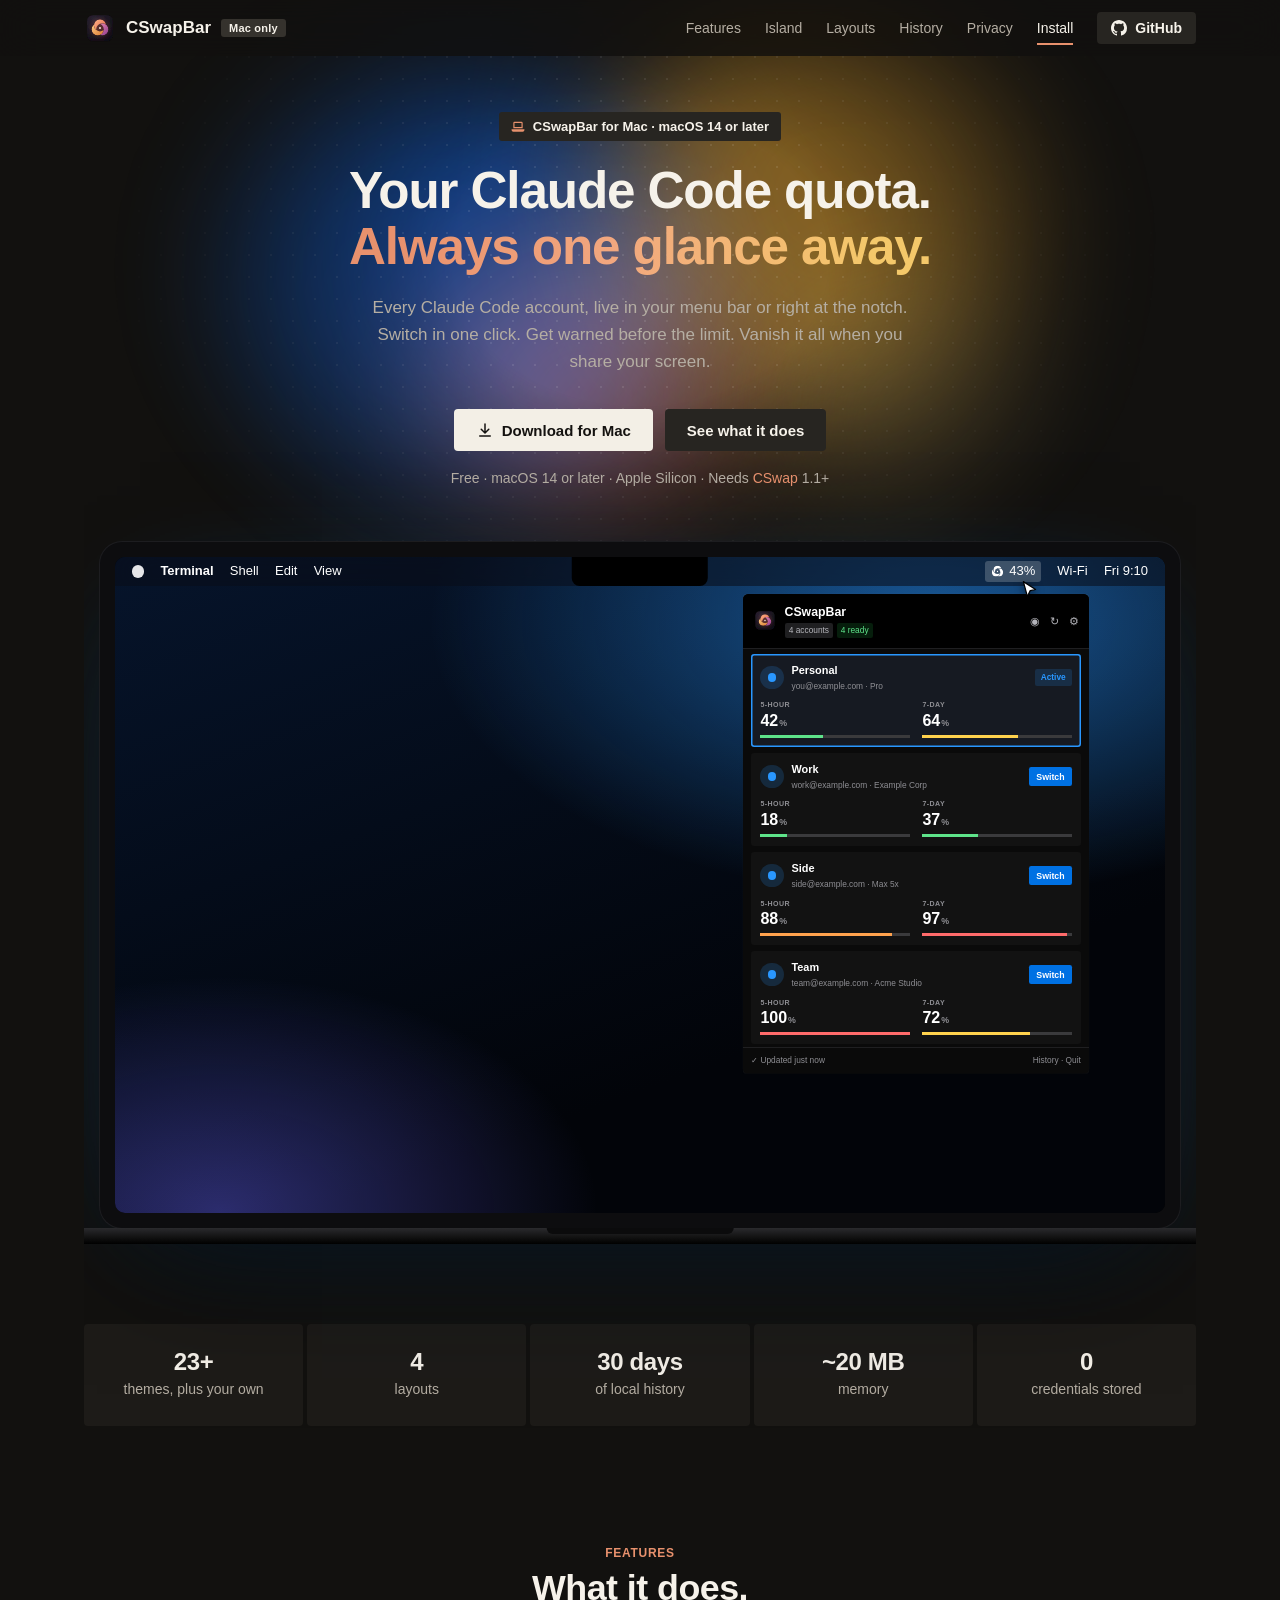
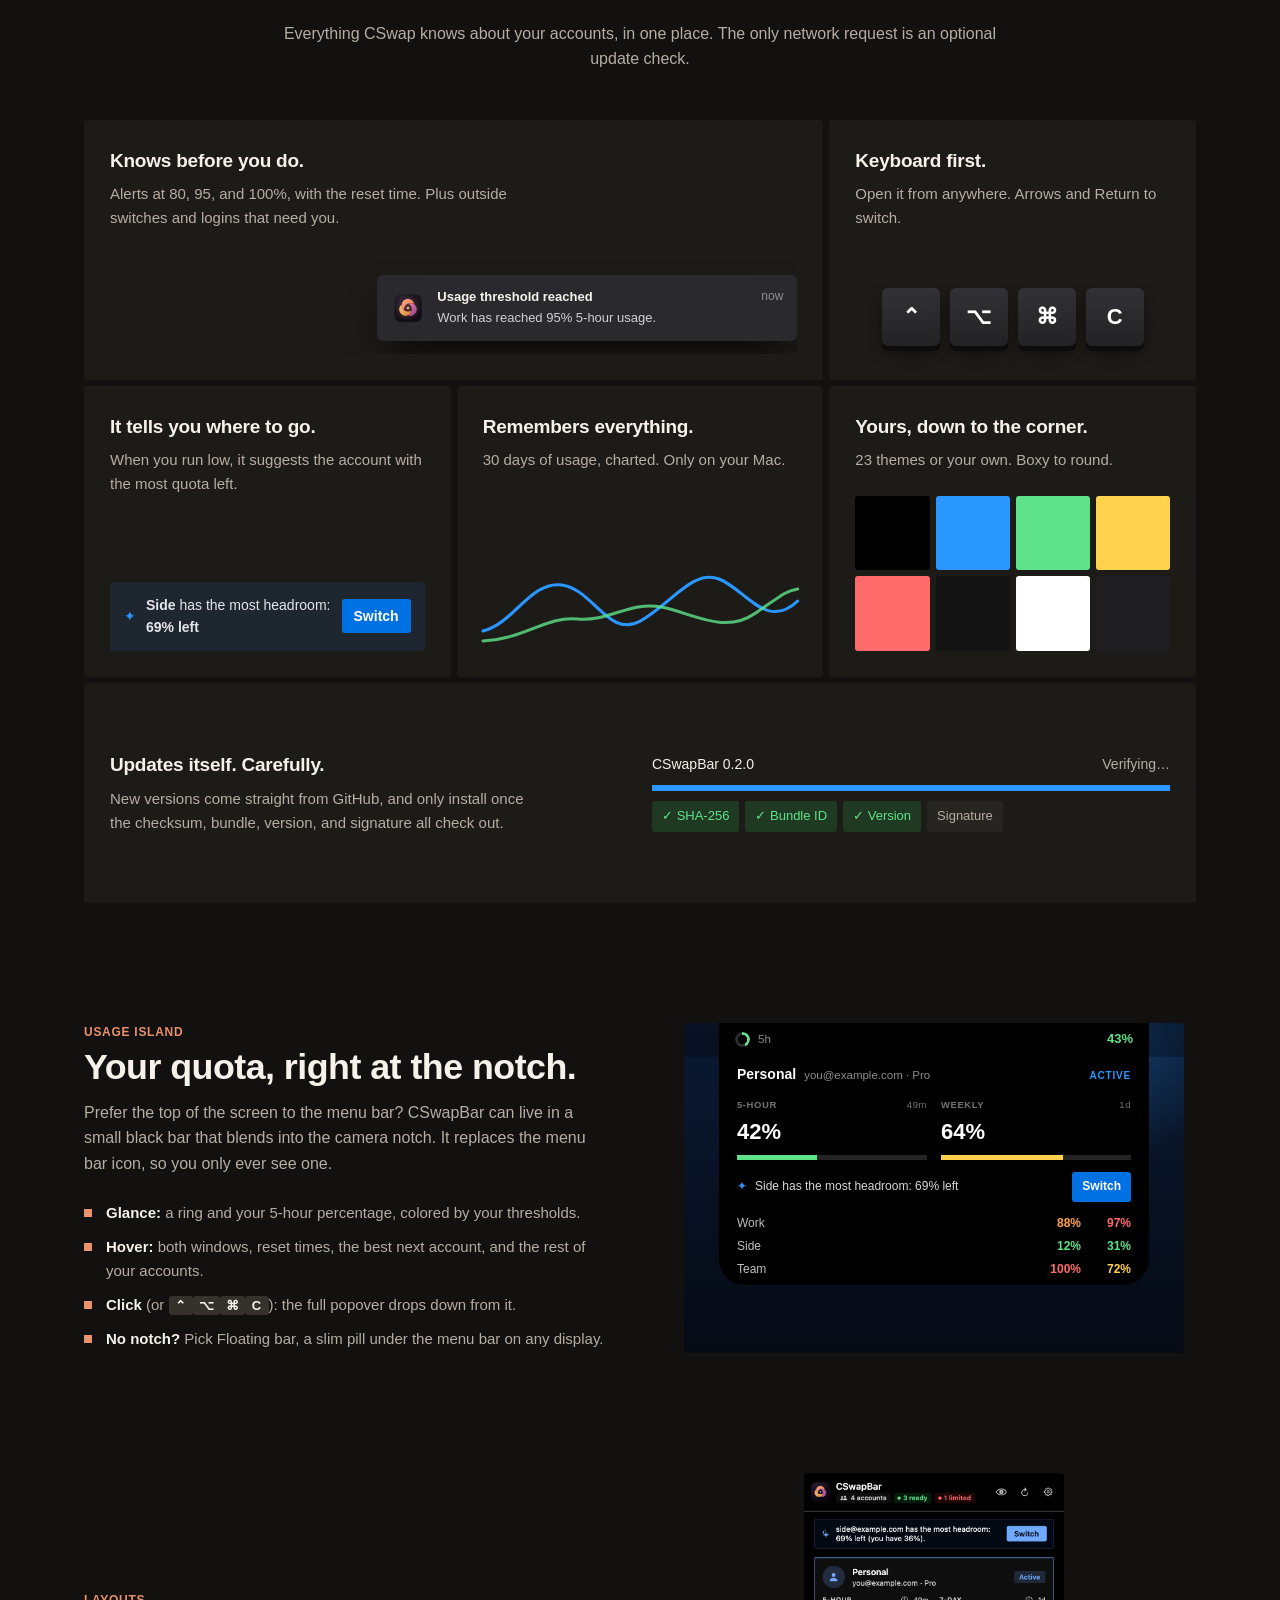
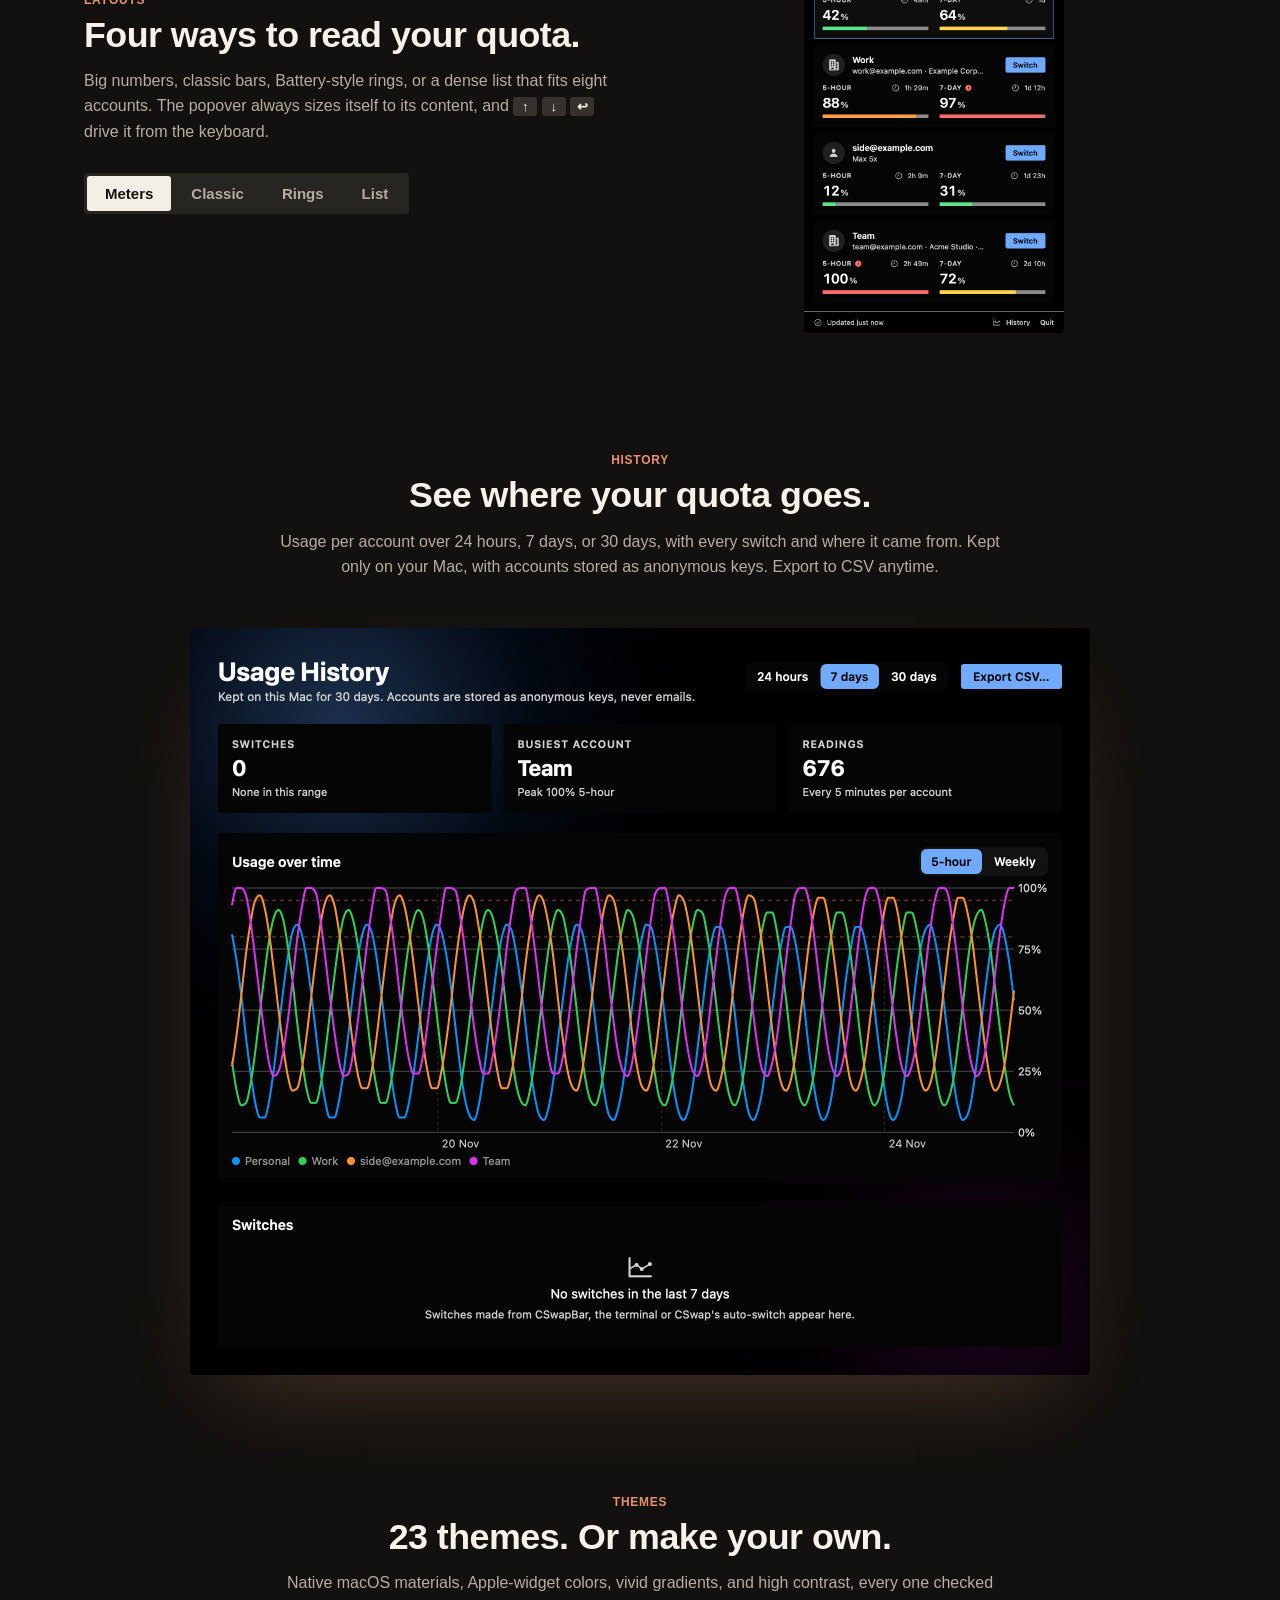
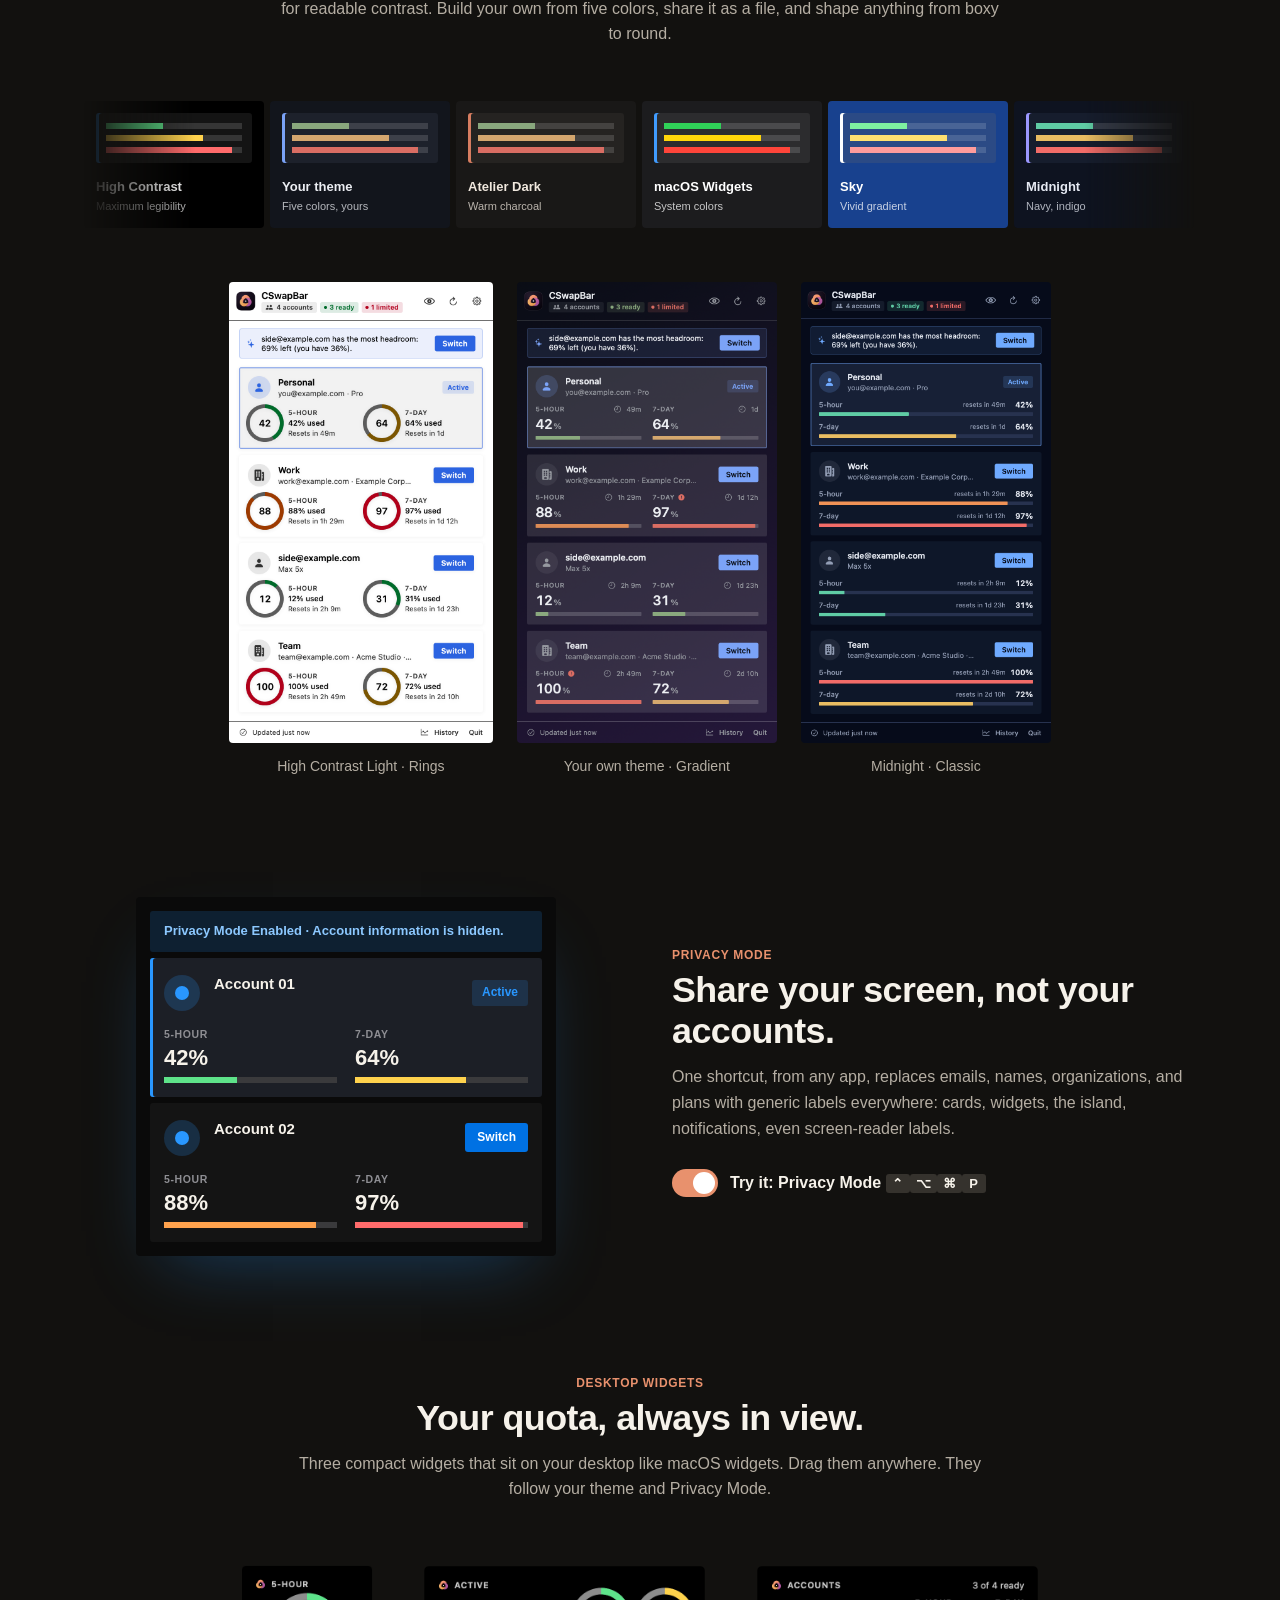
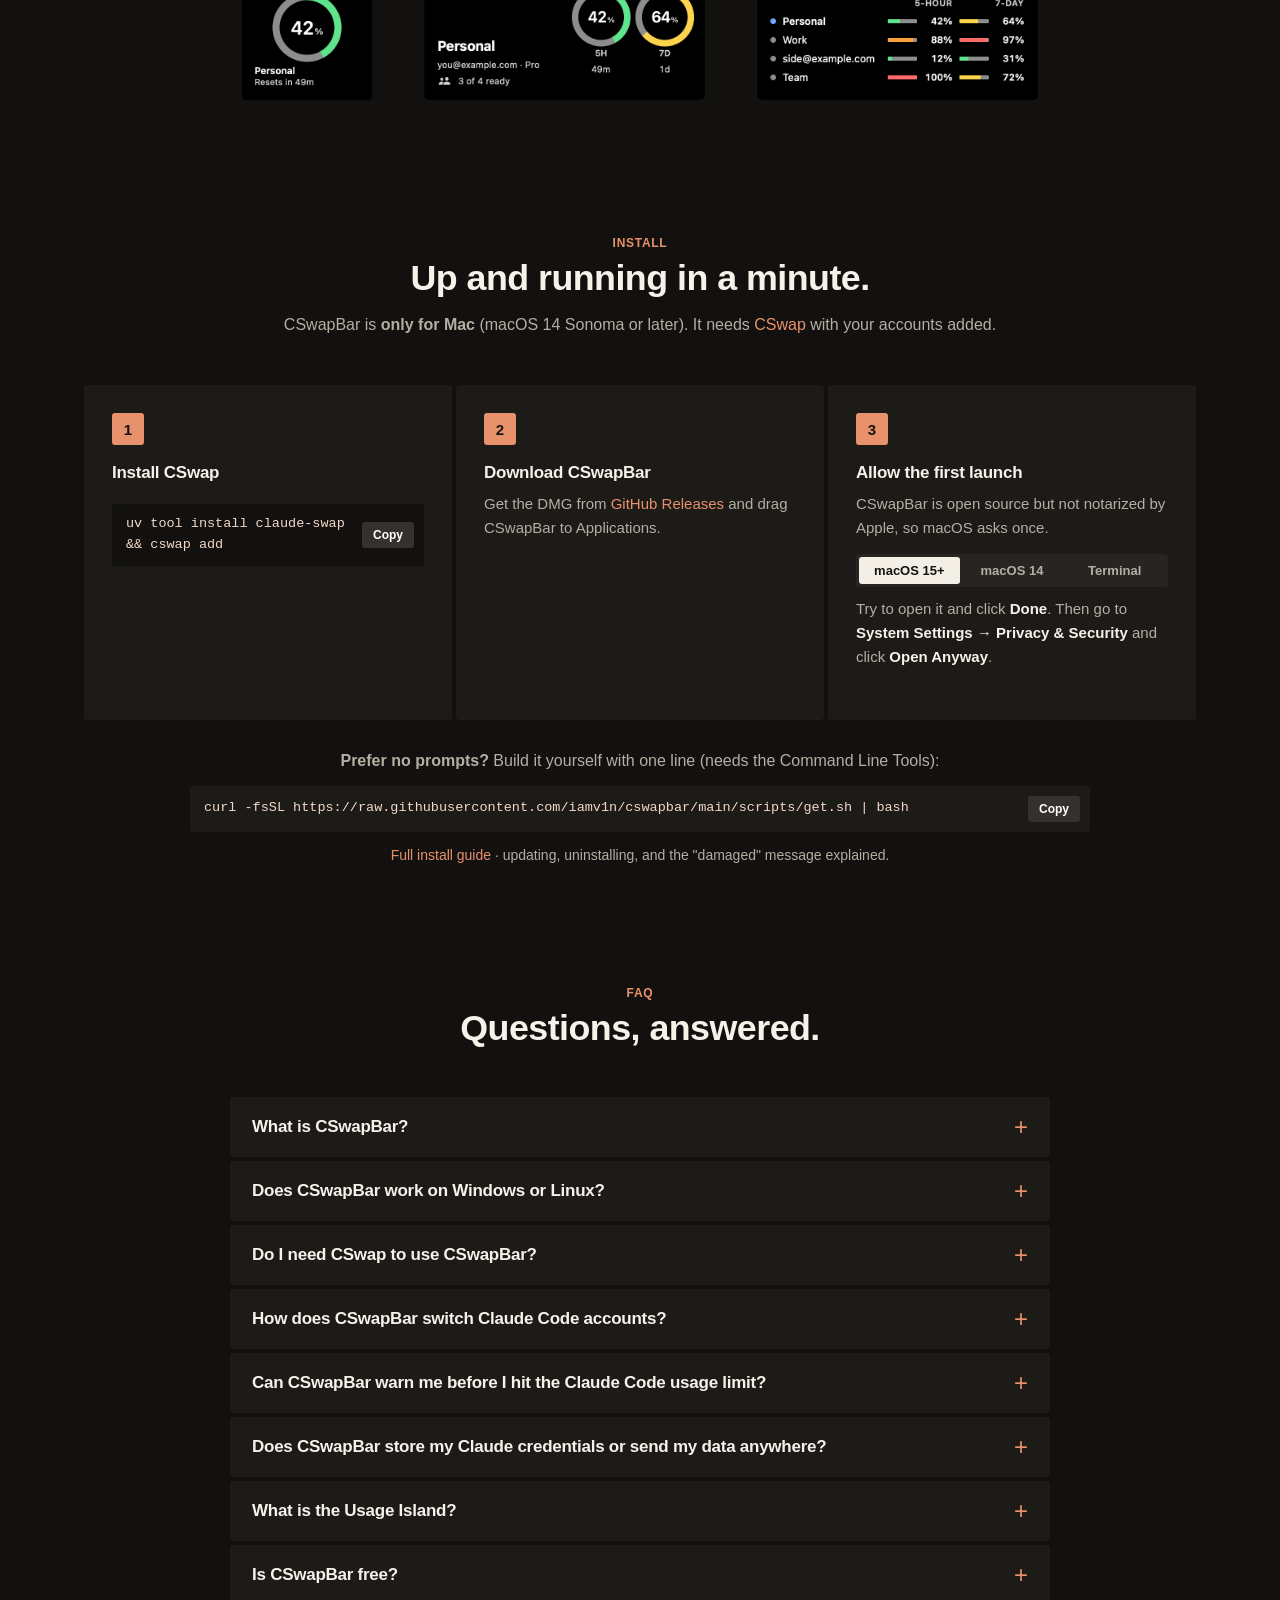
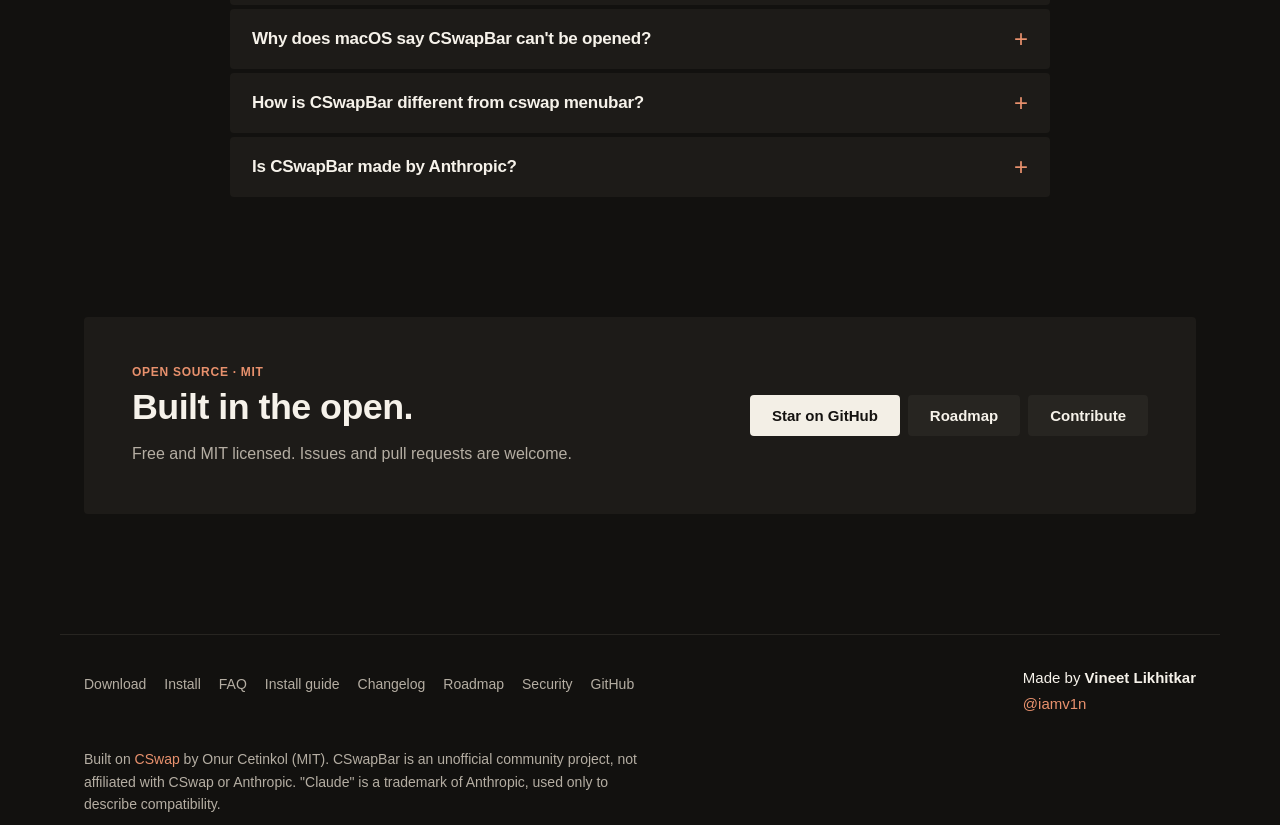
<file: docs/index.html>
<!doctype html>
<html lang="en">
<head>
  <meta charset="utf-8">
  <meta name="viewport" content="width=device-width, initial-scale=1">
  <title>CSwapBar: Claude Code Usage &amp; Account Switcher for Mac</title>
  <meta name="description" content="Free Mac menu bar app for CSwap. See 5-hour and weekly usage for every Claude Code account, switch in one click, and get alerts before the limit.">
  <link rel="canonical" href="https://iamv1n.github.io/cswapbar/">
  <meta name="robots" content="index, follow, max-image-preview:large, max-snippet:-1, max-video-preview:-1">
  <meta name="author" content="Vineet Likhitkar">
  <meta name="keywords" content="Claude Code, Claude usage, Claude Code usage limit, Claude account switcher, multiple Claude accounts, claude-swap, cswap, Mac menu bar app, MacBook notch">
  <meta name="application-name" content="CSwapBar">
  <meta name="apple-mobile-web-app-title" content="CSwapBar">
  <meta name="format-detection" content="telephone=no">
  <meta name="color-scheme" content="dark">
  <meta name="theme-color" content="#12110f">

  <!-- Social cards -->
  <meta property="og:type" content="website">
  <meta property="og:site_name" content="CSwapBar">
  <meta property="og:locale" content="en_US">
  <meta property="og:url" content="https://iamv1n.github.io/cswapbar/">
  <meta property="og:title" content="CSwapBar for Mac: every Claude Code account, one glance away">
  <meta property="og:description" content="Live Claude Code usage in your Mac menu bar or at the notch. One-click switching, limit alerts, and Privacy Mode.">
  <meta property="og:image" content="https://iamv1n.github.io/cswapbar/images/og-image.jpg">
  <meta property="og:image:secure_url" content="https://iamv1n.github.io/cswapbar/images/og-image.jpg">
  <meta property="og:image:type" content="image/jpeg">
  <meta property="og:image:width" content="1200">
  <meta property="og:image:height" content="630">
  <meta property="og:image:alt" content="CSwapBar for Mac: a popover with four Claude Code accounts and their 5-hour and 7-day usage">
  <meta name="twitter:card" content="summary_large_image">
  <meta name="twitter:title" content="CSwapBar for Mac: every Claude Code account, one glance away">
  <meta name="twitter:description" content="Live Claude Code usage in your Mac menu bar or at the notch. One-click switching, limit alerts, and Privacy Mode.">
  <meta name="twitter:image" content="https://iamv1n.github.io/cswapbar/images/og-image.jpg">
  <meta name="twitter:image:alt" content="CSwapBar popover with four Claude Code accounts and their usage">

  <!-- Icons, manifest, and machine-readable summaries -->
  <link rel="icon" href="brand/icon.svg" type="image/svg+xml">
  <link rel="icon" href="favicon-32.png" type="image/png" sizes="32x32">
  <link rel="apple-touch-icon" href="apple-touch-icon.png">
  <link rel="manifest" href="site.webmanifest">
  <link rel="sitemap" type="application/xml" href="sitemap.xml">
  <link rel="alternate" type="text/plain" href="llms.txt" title="CSwapBar summary for AI assistants">
  <link rel="alternate" type="text/plain" href="llms-full.txt" title="CSwapBar full reference for AI assistants">

  <script type="application/ld+json">
{
  "@context": "https://schema.org",
  "@graph": [
    {
      "@type": "WebSite",
      "@id": "https://iamv1n.github.io/cswapbar/#website",
      "url": "https://iamv1n.github.io/cswapbar/",
      "name": "CSwapBar",
      "alternateName": [
        "CSwapBar for Mac",
        "CSwap Bar"
      ],
      "description": "Free Mac menu bar app for CSwap. See 5-hour and weekly usage for every Claude Code account, switch in one click, and get alerts before the limit.",
      "inLanguage": "en",
      "publisher": {
        "@id": "https://iamv1n.github.io/cswapbar/#author"
      }
    },
    {
      "@type": "WebPage",
      "@id": "https://iamv1n.github.io/cswapbar/#webpage",
      "url": "https://iamv1n.github.io/cswapbar/",
      "name": "CSwapBar: Claude Code Usage & Account Switcher for Mac",
      "description": "Free Mac menu bar app for CSwap. See 5-hour and weekly usage for every Claude Code account, switch in one click, and get alerts before the limit.",
      "isPartOf": {
        "@id": "https://iamv1n.github.io/cswapbar/#website"
      },
      "about": {
        "@id": "https://iamv1n.github.io/cswapbar/#app"
      },
      "mainEntity": {
        "@id": "https://iamv1n.github.io/cswapbar/#app"
      },
      "primaryImageOfPage": {
        "@type": "ImageObject",
        "url": "https://iamv1n.github.io/cswapbar/images/og-image.jpg",
        "width": 1200,
        "height": 630
      },
      "datePublished": "2026-11-23",
      "dateModified": "2026-11-25",
      "inLanguage": "en",
      "author": {
        "@id": "https://iamv1n.github.io/cswapbar/#author"
      }
    },
    {
      "@type": "Person",
      "@id": "https://iamv1n.github.io/cswapbar/#author",
      "name": "Vineet Likhitkar",
      "url": "https://github.com/iamv1n",
      "sameAs": [
        "https://github.com/iamv1n"
      ]
    },
    {
      "@type": "SoftwareApplication",
      "@id": "https://iamv1n.github.io/cswapbar/#app",
      "name": "CSwapBar",
      "alternateName": "CSwapBar for Mac",
      "description": "A native macOS menu bar companion for CSwap (claude-swap) that shows 5-hour and weekly usage for every Claude Code account, switches accounts in one click, and warns you before you hit the limit.",
      "url": "https://iamv1n.github.io/cswapbar/",
      "applicationCategory": "DeveloperApplication",
      "applicationSubCategory": "Menu bar utility",
      "operatingSystem": "macOS 14 Sonoma or later",
      "processorRequirements": "Apple Silicon (arm64)",
      "softwareRequirements": "CSwap (claude-swap) 1.1.0 or later",
      "softwareVersion": "0.2.0",
      "datePublished": "2026-11-23",
      "dateModified": "2026-11-25",
      "downloadUrl": "https://github.com/iamv1n/cswapbar/releases/latest",
      "installUrl": "https://github.com/iamv1n/cswapbar/releases/latest",
      "softwareHelp": {
        "@type": "CreativeWork",
        "url": "https://github.com/iamv1n/cswapbar/blob/main/docs/INSTALL.md"
      },
      "releaseNotes": "https://github.com/iamv1n/cswapbar/blob/main/CHANGELOG.md",
      "license": "https://github.com/iamv1n/cswapbar/blob/main/LICENSE",
      "isAccessibleForFree": true,
      "offers": {
        "@type": "Offer",
        "price": "0",
        "priceCurrency": "USD",
        "availability": "https://schema.org/InStock",
        "url": "https://github.com/iamv1n/cswapbar/releases/latest"
      },
      "image": "https://iamv1n.github.io/cswapbar/images/og-image.jpg",
      "screenshot": [
        {
          "@type": "ImageObject",
          "url": "https://iamv1n.github.io/cswapbar/images/hc-meters.png",
          "caption": "CSwapBar popover with four Claude Code accounts, 5-hour and 7-day meters, and a switch suggestion"
        },
        {
          "@type": "ImageObject",
          "url": "https://iamv1n.github.io/cswapbar/images/hc-island-expanded.png",
          "caption": "Usage Island expanded under the MacBook notch"
        },
        {
          "@type": "ImageObject",
          "url": "https://iamv1n.github.io/cswapbar/images/hc-dashboard.png",
          "caption": "Usage history dashboard with a chart of 5-hour usage per account"
        },
        {
          "@type": "ImageObject",
          "url": "https://iamv1n.github.io/cswapbar/images/hc-settings.png",
          "caption": "CSwapBar Settings, Privacy page"
        },
        {
          "@type": "ImageObject",
          "url": "https://iamv1n.github.io/cswapbar/images/hc-rings.png",
          "caption": "Rings layout"
        },
        {
          "@type": "ImageObject",
          "url": "https://iamv1n.github.io/cswapbar/images/hc-classic.png",
          "caption": "Classic layout"
        },
        {
          "@type": "ImageObject",
          "url": "https://iamv1n.github.io/cswapbar/images/hc-list.png",
          "caption": "List layout"
        },
        {
          "@type": "ImageObject",
          "url": "https://iamv1n.github.io/cswapbar/images/hc-custom.png",
          "caption": "A custom gradient theme"
        },
        {
          "@type": "ImageObject",
          "url": "https://iamv1n.github.io/cswapbar/images/hc-widget-active.png",
          "caption": "Active Account desktop widget"
        }
      ],
      "featureList": [
        "Live 5-hour and 7-day (weekly) usage for every Claude Code account managed by CSwap",
        "One-click account switching, confirmed by CSwap before success is shown",
        "Notifications at 80%, 95%, and 100% usage with the reset time",
        "Usage Island: a notch or floating bar at the top of the screen instead of the menu bar icon",
        "Best-next-account suggestion and optional auto-switch with cswap auto",
        "Privacy Mode that hides emails, names, organizations, and plans, with a global shortcut",
        "30 days of local usage history with Swift Charts and CSV export",
        "Four layouts, 23 themes, custom themes, and boxy to round shapes",
        "Desktop widgets: Gauge, Active Account, and All Accounts",
        "Keyboard control and global shortcuts",
        "Verified automatic updates from GitHub Releases",
        "No backend, no telemetry, no stored credentials"
      ],
      "keywords": "Claude Code, Claude usage, Claude Code usage limit, Claude account switcher, multiple Claude accounts, claude-swap, cswap, macOS menu bar app, MacBook notch, usage monitor",
      "author": {
        "@id": "https://iamv1n.github.io/cswapbar/#author"
      },
      "publisher": {
        "@id": "https://iamv1n.github.io/cswapbar/#author"
      },
      "isBasedOn": {
        "@type": "SoftwareApplication",
        "name": "CSwap (claude-swap)",
        "url": "https://github.com/realiti4/claude-swap"
      }
    },
    {
      "@type": "SoftwareSourceCode",
      "@id": "https://iamv1n.github.io/cswapbar/#source",
      "name": "CSwapBar source code",
      "codeRepository": "https://github.com/iamv1n/cswapbar",
      "programmingLanguage": [
        "Swift",
        "SwiftUI"
      ],
      "runtimePlatform": "macOS",
      "license": "https://github.com/iamv1n/cswapbar/blob/main/LICENSE",
      "author": {
        "@id": "https://iamv1n.github.io/cswapbar/#author"
      },
      "targetProduct": {
        "@id": "https://iamv1n.github.io/cswapbar/#app"
      }
    },
    {
      "@type": "HowTo",
      "@id": "https://iamv1n.github.io/cswapbar/#install",
      "name": "How to install CSwapBar on a Mac",
      "totalTime": "PT2M",
      "tool": [
        {
          "@type": "HowToTool",
          "name": "CSwap (claude-swap) 1.1.0 or later"
        }
      ],
      "step": [
        {
          "@type": "HowToStep",
          "position": 1,
          "name": "Install CSwap",
          "text": "Run: uv tool install claude-swap && cswap add (once per Claude account).",
          "url": "https://iamv1n.github.io/cswapbar/#install"
        },
        {
          "@type": "HowToStep",
          "position": 2,
          "name": "Download CSwapBar",
          "text": "Download the DMG from GitHub Releases, open it, and drag CSwapBar to Applications.",
          "url": "https://iamv1n.github.io/cswapbar/#install"
        },
        {
          "@type": "HowToStep",
          "position": 3,
          "name": "Allow the first launch",
          "text": "macOS 15 or later: System Settings, Privacy & Security, Open Anyway. macOS 14: right-click the app and choose Open.",
          "url": "https://iamv1n.github.io/cswapbar/#install"
        }
      ]
    },
    {
      "@type": "FAQPage",
      "@id": "https://iamv1n.github.io/cswapbar/#faq",
      "isPartOf": {
        "@id": "https://iamv1n.github.io/cswapbar/#webpage"
      },
      "mainEntity": [
        {
          "@type": "Question",
          "name": "What is CSwapBar?",
          "acceptedAnswer": {
            "@type": "Answer",
            "text": "CSwapBar is a free, open-source Mac app that shows the usage of every Claude Code account you manage with CSwap (claude-swap). It lives in the menu bar or at the notch, shows 5-hour and weekly usage at a glance, and switches accounts in one click."
          }
        },
        {
          "@type": "Question",
          "name": "Does CSwapBar work on Windows or Linux?",
          "acceptedAnswer": {
            "@type": "Answer",
            "text": "No. CSwapBar is only for Mac. It needs macOS 14 Sonoma or later, and the release builds are for Apple Silicon Macs."
          }
        },
        {
          "@type": "Question",
          "name": "Do I need CSwap to use CSwapBar?",
          "acceptedAnswer": {
            "@type": "Answer",
            "text": "Yes. CSwapBar is a front end for CSwap 1.1.0 or later. Install it with uv tool install claude-swap, then run cswap add once for each Claude account."
          }
        },
        {
          "@type": "Question",
          "name": "How does CSwapBar switch Claude Code accounts?",
          "acceptedAnswer": {
            "@type": "Answer",
            "text": "It runs cswap switch for you, then asks CSwap which account is active. It reports success only after CSwap confirms the switch."
          }
        },
        {
          "@type": "Question",
          "name": "Can CSwapBar warn me before I hit the Claude Code usage limit?",
          "acceptedAnswer": {
            "@type": "Answer",
            "text": "Yes. It can notify you when an account passes 80%, 95%, or 100% of its 5-hour or weekly limit, with the time it resets. Each level can be turned off, and the usage colors are adjustable."
          }
        },
        {
          "@type": "Question",
          "name": "Does CSwapBar store my Claude credentials or send my data anywhere?",
          "acceptedAnswer": {
            "@type": "Answer",
            "text": "No. CSwapBar stores no credentials, has no backend, and has no telemetry. Its only network request is an optional daily update check to GitHub. Usage history stays on your Mac, with accounts saved as anonymous keys."
          }
        },
        {
          "@type": "Question",
          "name": "What is the Usage Island?",
          "acceptedAnswer": {
            "@type": "Answer",
            "text": "An optional home for CSwapBar at the top-center of the screen. It hugs the MacBook notch, or floats below the menu bar on screens without one. Hover to see both usage windows and your other accounts; click to open the popover. It replaces the menu bar icon, so only one of the two shows."
          }
        },
        {
          "@type": "Question",
          "name": "Is CSwapBar free?",
          "acceptedAnswer": {
            "@type": "Answer",
            "text": "Yes. CSwapBar is free and open source under the MIT license. The source code is on GitHub."
          }
        },
        {
          "@type": "Question",
          "name": "Why does macOS say CSwapBar can't be opened?",
          "acceptedAnswer": {
            "@type": "Answer",
            "text": "CSwapBar isn't notarized by Apple, so macOS asks once. On macOS 15 or later, go to System Settings, then Privacy & Security, and click Open Anyway. On macOS 14, right-click the app and choose Open. Or run xattr -dr com.apple.quarantine /Applications/CSwapBar.app in Terminal."
          }
        },
        {
          "@type": "Question",
          "name": "How is CSwapBar different from cswap menubar?",
          "acceptedAnswer": {
            "@type": "Answer",
            "text": "CSwap ships its own menu bar app. CSwapBar is an alternative front end with a native SwiftUI interface, Privacy Mode, notifications, the Usage Island, history, themes, and widgets. You only need one; if both run, both poll usage."
          }
        },
        {
          "@type": "Question",
          "name": "Is CSwapBar made by Anthropic?",
          "acceptedAnswer": {
            "@type": "Answer",
            "text": "No. CSwapBar is an unofficial community project. It isn't affiliated with or endorsed by Anthropic or the CSwap project."
          }
        }
      ]
    }
  ]
}
  </script>
  <link rel="stylesheet" href="styles.css?v=22">
</head>
<body>
  <div class="progress" aria-hidden="true"></div>
  <header class="nav">
    <a class="brand" href="#top" aria-label="CSwapBar home">
      <img src="brand/icon.svg" alt="" width="32" height="32">
      <span>CSwapBar</span>
      <span class="mac-tag">Mac only</span>
    </a>
    <nav aria-label="Primary">
      <a href="#features">Features</a>
      <a href="#island">Island</a>
      <a href="#layouts">Layouts</a>
      <a href="#history">History</a>
      <a href="#privacy">Privacy</a>
      <a href="#install">Install</a>
    </nav>
    <a class="btn btn-ghost btn-sm" href="https://github.com/iamv1n/cswapbar" rel="noopener">
      <svg viewBox="0 0 16 16" width="16" height="16" aria-hidden="true"><path fill="currentColor" d="M8 0C3.58 0 0 3.58 0 8c0 3.54 2.29 6.53 5.47 7.59.4.07.55-.17.55-.38 0-.19-.01-.82-.01-1.49-2.01.37-2.53-.49-2.69-.94-.09-.23-.48-.94-.82-1.13-.28-.15-.68-.52-.01-.53.63-.01 1.08.58 1.23.82.72 1.21 1.87.87 2.33.66.07-.52.28-.87.51-1.07-1.78-.2-3.64-.89-3.64-3.95 0-.87.31-1.59.82-2.15-.08-.2-.36-1.02.08-2.12 0 0 .67-.21 2.2.82.64-.18 1.32-.27 2-.27.68 0 1.36.09 2 .27 1.53-1.04 2.2-.82 2.2-.82.44 1.1.16 1.92.08 2.12.51.56.82 1.27.82 2.15 0 3.07-1.87 3.75-3.65 3.95.29.25.54.73.54 1.48 0 1.07-.01 1.93-.01 2.2 0 .21.15.46.55.38A8.013 8.013 0 0016 8c0-4.42-3.58-8-8-8z"/></svg>
      GitHub
    </a>
  </header>

  <main id="top">
    <!-- ── Hero ─────────────────────────────────────────────── -->
    <section class="hero">
      <div class="aurora" aria-hidden="true"><i></i><i></i><i></i><i></i></div>
      <div class="hero-copy">
        <p class="mac-pill"><svg viewBox="0 0 24 24" width="14" height="14" aria-hidden="true"><path fill="currentColor" d="M4 5a2 2 0 0 1 2-2h12a2 2 0 0 1 2 2v9H4V5zm2 0v7h12V5H6zM1 16h22v1a3 3 0 0 1-3 3H4a3 3 0 0 1-3-3v-1z"/></svg>CSwapBar for Mac · macOS 14 or later</p>
        <h1 class="split-words">Your Claude Code quota.<br><span class="accent-text">Always one glance away.</span></h1>
        <p class="lead">Every Claude Code account, live in your menu bar or right at the notch. Switch in one click. Get warned before the limit. Vanish it all when you share your screen.</p>
        <div class="cta">
          <a class="btn btn-primary btn-lg" href="https://github.com/iamv1n/cswapbar/releases/latest" rel="noopener">
            <svg viewBox="0 0 24 24" width="18" height="18" aria-hidden="true"><path fill="currentColor" d="M12 3a1 1 0 0 1 1 1v9.59l3.3-3.3a1 1 0 1 1 1.4 1.42l-5 5a1 1 0 0 1-1.4 0l-5-5a1 1 0 1 1 1.4-1.42l3.3 3.3V4a1 1 0 0 1 1-1zM5 19a1 1 0 1 0 0 2h14a1 1 0 1 0 0-2H5z"/></svg>
            Download for Mac
          </a>
          <a class="btn btn-ghost btn-lg" href="#features">See what it does</a>
        </div>
        <p class="fine">Free · macOS 14 or later · Apple Silicon · Needs <a href="https://github.com/realiti4/claude-swap" rel="noopener">CSwap</a> 1.1+</p>
      </div>

      <div class="device-wrap reveal zoom">
        <div class="device" id="device">
          <div class="screen">
            <div class="wallpaper" aria-hidden="true"></div>
            <div class="sys-menubar" aria-hidden="true">
              <span class="sys-apple"></span><b>Terminal</b><span>Shell</span><span>Edit</span><span class="hide-sm">View</span>
              <span class="sys-spacer"></span>
              <span class="sys-item sys-cswap" id="demo-status"><img src="brand/mark.svg" alt=""> <span id="mb-pct">42%</span></span>
              <span class="sys-item hide-sm">Wi‑Fi</span><span class="sys-item" id="mb-clock">Mon 9:41</span>
            </div>
            <div class="notch" aria-hidden="true"></div>
            <!-- Scripted demo (app.js): open the popover, switch accounts, open Settings. Without JS it simply shows the popover. -->
            <div class="dp open" id="demo-popover" aria-label="CSwapBar popover with four accounts">
              <div class="dp-head">
                <img src="brand/icon.svg" alt="">
                <div><b>CSwapBar</b><small><span>4 accounts</span><span class="ok">4 ready</span></small></div>
                <span class="dp-tools"><i>◉</i><i>↻</i><i class="dp-gear" id="demo-gear">⚙</i></span>
              </div>
              <div class="dp-card active" data-card="0">
                <div class="dp-row"><span class="dp-avatar"></span><div class="dp-id"><b>Personal</b><small>you@example.com · Pro</small></div><span class="dp-badge">Active</span></div>
                <div class="dp-meters">
                  <div><label>5-HOUR</label><strong>42<i>%</i></strong><span class="dp-bar" style="--p:42%;--c:#5EE38A"></span></div>
                  <div><label>7-DAY</label><strong>64<i>%</i></strong><span class="dp-bar" style="--p:64%;--c:#FFD24D"></span></div>
                </div>
              </div>
              <div class="dp-card" data-card="1">
                <div class="dp-row"><span class="dp-avatar"></span><div class="dp-id"><b>Work</b><small>work@example.com · Example Corp</small></div><button type="button" tabindex="-1" class="dp-switch" data-switch="1">Switch</button></div>
                <div class="dp-meters">
                  <div><label>5-HOUR</label><strong>18<i>%</i></strong><span class="dp-bar" style="--p:18%;--c:#5EE38A"></span></div>
                  <div><label>7-DAY</label><strong>37<i>%</i></strong><span class="dp-bar" style="--p:37%;--c:#5EE38A"></span></div>
                </div>
              </div>
              <div class="dp-card" data-card="2">
                <div class="dp-row"><span class="dp-avatar"></span><div class="dp-id"><b>Side</b><small>side@example.com · Max 5x</small></div><button type="button" tabindex="-1" class="dp-switch" data-switch="2">Switch</button></div>
                <div class="dp-meters">
                  <div><label>5-HOUR</label><strong>88<i>%</i></strong><span class="dp-bar" style="--p:88%;--c:#FFA24D"></span></div>
                  <div><label>7-DAY</label><strong>97<i>%</i></strong><span class="dp-bar" style="--p:97%;--c:#FF6B6B"></span></div>
                </div>
              </div>
              <div class="dp-card" data-card="3">
                <div class="dp-row"><span class="dp-avatar"></span><div class="dp-id"><b>Team</b><small>team@example.com · Acme Studio</small></div><button type="button" tabindex="-1" class="dp-switch" data-switch="3">Switch</button></div>
                <div class="dp-meters">
                  <div><label>5-HOUR</label><strong>100<i>%</i></strong><span class="dp-bar" style="--p:100%;--c:#FF6B6B"></span></div>
                  <div><label>7-DAY</label><strong>72<i>%</i></strong><span class="dp-bar" style="--p:72%;--c:#FFD24D"></span></div>
                </div>
              </div>
              <div class="dp-foot"><span>✓ Updated just now</span><span>History · Quit</span></div>
            </div>
            <img class="demo-settings" id="demo-settings" src="images/hc-settings.png" width="800" height="640"
                 alt="CSwapBar Settings window, Privacy page: Privacy Mode, a global keyboard shortcut, and identity options">
            <svg class="demo-cursor" id="demo-cursor" viewBox="0 0 24 24" aria-hidden="true"><path d="M5 3l14 9-6.2 1.3L9.6 20z" fill="#fff" stroke="#000" stroke-width="1.4" stroke-linejoin="round"/></svg>
            <span class="demo-click" id="demo-click" aria-hidden="true"></span>
          </div>
        </div>
        <div class="device-base" aria-hidden="true"></div>
      </div>
    </section>

    <!-- ── Stats strip ──────────────────────────────────────── -->
    <section class="stats reveal" aria-label="At a glance">
      <div><strong data-count="23" data-suffix="+">23+</strong><span>themes, plus your own</span></div>
      <div><strong data-count="4">4</strong><span>layouts</span></div>
      <div><strong data-count="30" data-suffix="&nbsp;days">30&nbsp;days</strong><span>of local history</span></div>
      <div><strong data-count="20" data-prefix="~" data-suffix="&nbsp;MB">~20&nbsp;MB</strong><span>memory</span></div>
      <div><strong>0</strong><span>credentials stored</span></div>
    </section>

    <!-- ── Features ─────────────────────────────────────────── -->
    <section id="features" class="section">
      <header class="section-head reveal">
        <p class="eyebrow">Features</p>
        <h2>What it does.</h2>
        <p>Everything CSwap knows about your accounts, in one place. The only network request is an optional update check.</p>
      </header>
      <div class="bento">
        <article class="tile tile-wide reveal">
          <div class="tile-copy">
            <h3>Knows before you do.</h3>
            <p>Alerts at 80, 95, and 100%, with the reset time. Plus outside switches and logins that need you.</p>
          </div>
          <div class="toast-stage" aria-hidden="true">
            <div class="toast" id="toast">
              <img src="brand/icon.svg" alt="">
              <div><b id="toast-title">Usage threshold reached</b><span id="toast-body">Work has reached 95% 5-hour usage.</span></div>
              <time>now</time>
            </div>
          </div>
        </article>

        <article class="tile reveal">
          <div class="tile-copy">
            <h3>Keyboard first.</h3>
            <p>Open it from anywhere. Arrows and Return to switch.</p>
          </div>
          <div class="keys" aria-label="Control Option Command C">
            <span class="key">⌃</span><span class="key">⌥</span><span class="key">⌘</span><span class="key">C</span>
          </div>
        </article>

        <article class="tile reveal">
          <div class="tile-copy">
            <h3>It tells you where to go.</h3>
            <p>When you run low, it suggests the account with the most quota left.</p>
          </div>
          <div class="suggest-demo" aria-hidden="true">
            <span>✦</span><p><b>Side</b> has the most headroom: <b>69% left</b></p><em>Switch</em>
          </div>
        </article>

        <article class="tile reveal">
          <div class="tile-copy">
            <h3>Remembers everything.</h3>
            <p>30 days of usage, charted. Only on your Mac.</p>
          </div>
          <svg class="spark" viewBox="0 0 300 90" preserveAspectRatio="none" aria-hidden="true">
            <path class="spark-a" d="M0,70 C30,62 45,20 75,24 S120,78 150,60 S200,8 225,18 S270,70 300,40"/>
            <path class="spark-b" d="M0,80 C40,78 60,55 90,58 S140,40 170,46 S230,74 260,52 S290,30 300,28"/>
          </svg>
        </article>

        <article class="tile reveal">
          <div class="tile-copy">
            <h3>Yours, down to the corner.</h3>
            <p>23 themes or your own. Boxy to round.</p>
          </div>
          <div class="swatches" aria-hidden="true">
            <i></i><i></i><i></i><i></i><i></i><i></i><i></i><i></i>
          </div>
        </article>

        <article class="tile tile-full reveal">
          <div class="tile-copy">
            <h3>Updates itself. Carefully.</h3>
            <p>New versions come straight from GitHub, and only install once the checksum, bundle, version, and signature all check out.</p>
          </div>
          <div class="update-demo" aria-hidden="true">
            <div class="update-row"><span>CSwapBar 0.2.0</span><em class="update-status">Downloading…</em></div>
            <div class="update-bar"><i></i></div>
            <ul class="update-checks"><li>SHA-256</li><li>Bundle ID</li><li>Version</li><li>Signature</li></ul>
          </div>
        </article>
      </div>
    </section>

    <!-- ── Usage Island ─────────────────────────────────────── -->
    <section id="island" class="section split">
      <div class="split-copy reveal">
        <p class="eyebrow">Usage Island</p>
        <h2>Your quota, right at the notch.</h2>
        <p>Prefer the top of the screen to the menu bar? CSwapBar can live in a small black bar that blends into the camera notch. It replaces the menu bar icon, so you only ever see one.</p>
        <ul class="points">
          <li><b>Glance:</b> a ring and your 5-hour percentage, colored by your thresholds.</li>
          <li><b>Hover:</b> both windows, reset times, the best next account, and the rest of your accounts.</li>
          <li><b>Click</b> (or <kbd>⌃</kbd><kbd>⌥</kbd><kbd>⌘</kbd><kbd>C</kbd>): the full popover drops down from it.</li>
          <li><b>No notch?</b> Pick Floating bar, a slim pill under the menu bar on any display.</li>
        </ul>
      </div>
      <div class="split-visual reveal">
        <!-- A live replica of the island: hover, focus, or tap to expand. -->
        <div class="island-stage" id="island-stage">
          <div class="island-menubar" aria-hidden="true"><span></span><span class="isl-clock">Mon 9:41</span></div>
          <div class="island" id="island-demo" tabindex="0" role="button" aria-expanded="false"
               aria-label="Usage Island demo: 5-hour usage 42%. Press to expand.">
            <div class="isl-top">
              <span class="isl-ring" style="--p:42;--c:#5EE38A"></span><span class="isl-dim">5h</span>
              <span class="isl-gap"></span>
              <b class="isl-pct">42%</b>
            </div>
            <div class="isl-body">
              <div class="isl-head"><b>Personal</b><span class="isl-dim">you@example.com · Pro</span><em>ACTIVE</em></div>
              <div class="isl-windows">
                <div><small>5-HOUR <i>49m</i></small><strong>42%</strong><span class="isl-bar" style="--p:42%;--c:#5EE38A"></span></div>
                <div><small>WEEKLY <i>1d</i></small><strong>64%</strong><span class="isl-bar" style="--p:64%;--c:#FFD24D"></span></div>
              </div>
              <div class="isl-suggest"><span>✦</span><p>Side has the most headroom: 69% left</p><button type="button" tabindex="-1">Switch</button></div>
              <ul class="isl-others">
                <li><span>Work</span><b style="color:#FFA24D">88%</b><b style="color:#FF6B6B">97%</b></li>
                <li><span>Side</span><b style="color:#5EE38A">12%</b><b style="color:#5EE38A">31%</b></li>
                <li><span>Team</span><b style="color:#FF6B6B">100%</b><b style="color:#FFD24D">72%</b></li>
              </ul>
            </div>
          </div>
          <p class="island-hint">Hover or tap the island</p>
        </div>
      </div>
    </section>

    <!-- ── Layouts ──────────────────────────────────────────── -->
    <section id="layouts" class="section split">
      <div class="split-copy reveal">
        <p class="eyebrow">Layouts</p>
        <h2>Four ways to read your quota.</h2>
        <p>Big numbers, classic bars, Battery-style rings, or a dense list that fits eight accounts. The popover always sizes itself to its content, and <kbd>↑</kbd> <kbd>↓</kbd> <kbd>↩</kbd> drive it from the keyboard.</p>
        <div class="tabs" role="tablist" aria-label="Card layouts">
          <button role="tab" aria-selected="true" data-shot="images/hc-meters.png" data-alt="Meters layout in High Contrast">Meters</button>
          <button role="tab" aria-selected="false" data-shot="images/hc-classic.png" data-alt="Classic layout in High Contrast">Classic</button>
          <button role="tab" aria-selected="false" data-shot="images/hc-rings.png" data-alt="Rings layout in High Contrast">Rings</button>
          <button role="tab" aria-selected="false" data-shot="images/hc-list.png" data-alt="List layout in High Contrast">List</button>
        </div>
      </div>
      <div class="split-visual reveal">
        <div class="frame"><img id="layout-shot" src="images/hc-meters.png" alt="Meters layout in High Contrast" width="420" height="743"></div>
      </div>
    </section>

    <!-- ── History ──────────────────────────────────────────── -->
    <section id="history" class="section">
      <header class="section-head reveal">
        <p class="eyebrow">History</p>
        <h2>See where your quota goes.</h2>
        <p>Usage per account over 24 hours, 7 days, or 30 days, with every switch and where it came from. Kept only on your Mac, with accounts stored as anonymous keys. Export to CSV anytime.</p>
      </header>
      <div class="dash reveal zoom">
        <img src="images/hc-dashboard.png" alt="Usage History dashboard: switches, busiest account, readings, and a chart of 5-hour usage per account over 7 days" loading="lazy" decoding="async" width="900" height="747">
      </div>
    </section>

    <!-- ── Themes ───────────────────────────────────────────── -->
    <section id="themes" class="section">
      <header class="section-head reveal">
        <p class="eyebrow">Themes</p>
        <h2>23 themes. Or make your own.</h2>
        <p>Native macOS materials, Apple-widget colors, vivid gradients, and high contrast, every one checked for readable contrast. Build your own from five colors, share it as a file, and shape anything from boxy to round.</p>
      </header>
      <div class="marquee" aria-label="Theme swatches">
        <div class="marquee-track" id="theme-track"></div>
      </div>
      <div class="gallery reveal">
        <figure><div class="frame"><img src="images/hc-light.png" alt="High Contrast Light theme with ring gauges" loading="lazy" decoding="async" width="420" height="735"></div><figcaption>High Contrast Light · Rings</figcaption></figure>
        <figure><div class="frame"><img src="images/hc-custom.png" alt="A custom gradient theme made in CSwapBar" loading="lazy" decoding="async" width="420" height="743"></div><figcaption>Your own theme · Gradient</figcaption></figure>
        <figure><div class="frame"><img src="images/hc-midnight.png" alt="Midnight theme with classic bars" loading="lazy" decoding="async" width="420" height="775"></div><figcaption>Midnight · Classic</figcaption></figure>
      </div>
    </section>

    <!-- ── Privacy demo ─────────────────────────────────────── -->
    <section id="privacy" class="section split reverse">
      <div class="split-copy reveal">
        <p class="eyebrow">Privacy Mode</p>
        <h2>Share your screen, not your accounts.</h2>
        <p>One shortcut, from any app, replaces emails, names, organizations, and plans with generic labels everywhere: cards, widgets, the island, notifications, even screen-reader labels.</p>
        <label class="switch-row">
          <input type="checkbox" id="privacy-toggle">
          <span class="switch" aria-hidden="true"></span>
          <span>Try it: Privacy Mode <kbd>⌃</kbd><kbd>⌥</kbd><kbd>⌘</kbd><kbd>P</kbd></span>
        </label>
      </div>
      <div class="split-visual reveal">
        <div class="demo" id="privacy-demo" aria-live="polite">
          <div class="demo-banner">Privacy Mode Enabled · Account information is hidden.</div>
          <div class="demo-card active">
            <div class="demo-avatar"></div>
            <div class="demo-id">
              <strong data-real="Personal" data-masked="Account 01">Personal</strong>
              <small data-real="you@example.com · Pro" data-masked="">you@example.com · Pro</small>
            </div>
            <span class="demo-badge">Active</span>
            <div class="demo-meters">
              <div><label>5-HOUR</label><b>42%</b><i style="--p:42%;--c:#5EE38A"></i></div>
              <div><label>7-DAY</label><b>64%</b><i style="--p:64%;--c:#FFD24D"></i></div>
            </div>
          </div>
          <div class="demo-card">
            <div class="demo-avatar"></div>
            <div class="demo-id">
              <strong data-real="Work" data-masked="Account 02">Work</strong>
              <small data-real="work@example.com · Example Corp · Max" data-masked="">work@example.com · Example Corp · Max</small>
            </div>
            <span class="demo-switch">Switch</span>
            <div class="demo-meters">
              <div><label>5-HOUR</label><b>88%</b><i style="--p:88%;--c:#FFA24D"></i></div>
              <div><label>7-DAY</label><b>97%</b><i style="--p:97%;--c:#FF6B6B"></i></div>
            </div>
          </div>
        </div>
      </div>
    </section>

    <!-- ── Widgets ──────────────────────────────────────────── -->
    <section id="widgets" class="section">
      <header class="section-head reveal">
        <p class="eyebrow">Desktop widgets</p>
        <h2>Your quota, always in view.</h2>
        <p>Three compact widgets that sit on your desktop like macOS widgets. Drag them anywhere. They follow your theme and Privacy Mode.</p>
      </header>
      <div class="widgets">
        <img class="reveal" src="images/hc-widget-gauge.png" alt="Gauge widget: 42% 5-hour usage ring" loading="lazy" decoding="async" class="w-small" width="204" height="210">
        <img class="reveal" src="images/hc-widget-active.png" alt="Active Account widget with 5-hour and 7-day rings" loading="lazy" decoding="async" class="w-wide" width="384" height="204">
        <img class="reveal" src="images/hc-widget-accounts.png" alt="All Accounts widget listing usage for each account" loading="lazy" decoding="async" class="w-wide" width="384" height="204">
      </div>
    </section>

    <!-- ── Install ──────────────────────────────────────────── -->
    <section id="install" class="section">
      <header class="section-head reveal">
        <p class="eyebrow">Install</p>
        <h2>Up and running in a minute.</h2>
        <p>CSwapBar is <b>only for Mac</b> (macOS 14 Sonoma or later). It needs <a href="https://github.com/realiti4/claude-swap" rel="noopener">CSwap</a> with your accounts added.</p>
      </header>
      <ol class="steps">
        <li class="step reveal">
          <span class="step-n">1</span>
          <h3>Install CSwap</h3>
          <div class="code"><code>uv tool install claude-swap &amp;&amp; cswap add</code><button class="copy" data-copy="uv tool install claude-swap && cswap add">Copy</button></div>
        </li>
        <li class="step reveal">
          <span class="step-n">2</span>
          <h3>Download CSwapBar</h3>
          <p>Get the DMG from <a href="https://github.com/iamv1n/cswapbar/releases/latest" rel="noopener">GitHub Releases</a> and drag CSwapBar to Applications.</p>
        </li>
        <li class="step reveal">
          <span class="step-n">3</span>
          <h3>Allow the first launch</h3>
          <p>CSwapBar is open source but not notarized by Apple, so macOS asks once.</p>
          <div class="tabs small" role="tablist" aria-label="First launch steps">
            <button role="tab" aria-selected="true" data-panel="gk-15">macOS 15+</button>
            <button role="tab" aria-selected="false" data-panel="gk-14">macOS 14</button>
            <button role="tab" aria-selected="false" data-panel="gk-term">Terminal</button>
          </div>
          <!-- Panels share one grid cell, so the card is always as tall as the longest one. -->
          <div class="panels">
            <div class="panel is-active" id="gk-15">Try to open it and click <b>Done</b>. Then go to <b>System Settings → Privacy &amp; Security</b> and click <b>Open Anyway</b>.</div>
            <div class="panel" id="gk-14" aria-hidden="true">Right-click CSwapBar in Applications, choose <b>Open</b>, then click <b>Open</b>.</div>
            <div class="panel" id="gk-term" aria-hidden="true"><div class="code"><code>xattr -dr com.apple.quarantine /Applications/CSwapBar.app</code><button class="copy" data-copy="xattr -dr com.apple.quarantine /Applications/CSwapBar.app" tabindex="-1">Copy</button></div></div>
          </div>
        </li>
      </ol>
      <div class="alt-install reveal">
        <p><b>Prefer no prompts?</b> Build it yourself with one line (needs the Command Line Tools):</p>
        <div class="code"><code>curl -fsSL https://raw.githubusercontent.com/iamv1n/cswapbar/main/scripts/get.sh | bash</code><button class="copy" data-copy="curl -fsSL https://raw.githubusercontent.com/iamv1n/cswapbar/main/scripts/get.sh | bash">Copy</button></div>
        <p class="fine"><a href="https://github.com/iamv1n/cswapbar/blob/main/docs/INSTALL.md" rel="noopener">Full install guide</a> · updating, uninstalling, and the "damaged" message explained.</p>
      </div>
    </section>

    <!-- ── FAQ ─────────────────────────────────────────────── -->
    <section id="faq" class="section" aria-labelledby="faq-title">
      <header class="section-head reveal">
        <p class="eyebrow">FAQ</p>
        <h2 id="faq-title">Questions, answered.</h2>
      </header>
      <div class="faq-list">
        <details class="faq-item reveal" id="faq-1">
          <summary><h3>What is CSwapBar?</h3></summary>
          <div class="answer"><p>CSwapBar is a free, open-source Mac app that shows the usage of every Claude Code account you manage with <a href="https://github.com/realiti4/claude-swap" rel="noopener">CSwap</a> (claude-swap). It lives in the menu bar or at the notch, shows 5-hour and weekly usage at a glance, and switches accounts in one click.</p></div>
        </details>
        <details class="faq-item reveal" id="faq-2">
          <summary><h3>Does CSwapBar work on Windows or Linux?</h3></summary>
          <div class="answer"><p>No. CSwapBar is only for Mac. It needs macOS 14 Sonoma or later, and the release builds are for Apple Silicon Macs.</p></div>
        </details>
        <details class="faq-item reveal" id="faq-3">
          <summary><h3>Do I need CSwap to use CSwapBar?</h3></summary>
          <div class="answer"><p>Yes. CSwapBar is a front end for CSwap 1.1.0 or later. Install it with <code>uv tool install claude-swap</code>, then run <code>cswap add</code> once for each Claude account.</p></div>
        </details>
        <details class="faq-item reveal" id="faq-4">
          <summary><h3>How does CSwapBar switch Claude Code accounts?</h3></summary>
          <div class="answer"><p>It runs <code>cswap switch</code> for you, then asks CSwap which account is active. It reports success only after CSwap confirms the switch.</p></div>
        </details>
        <details class="faq-item reveal" id="faq-5">
          <summary><h3>Can CSwapBar warn me before I hit the Claude Code usage limit?</h3></summary>
          <div class="answer"><p>Yes. It can notify you when an account passes 80%, 95%, or 100% of its 5-hour or weekly limit, with the time it resets. Each level can be turned off, and the usage colors are adjustable.</p></div>
        </details>
        <details class="faq-item reveal" id="faq-6">
          <summary><h3>Does CSwapBar store my Claude credentials or send my data anywhere?</h3></summary>
          <div class="answer"><p>No. CSwapBar stores no credentials, has no backend, and has no telemetry. Its only network request is an optional daily update check to GitHub. Usage history stays on your Mac, with accounts saved as anonymous keys.</p></div>
        </details>
        <details class="faq-item reveal" id="faq-7">
          <summary><h3>What is the Usage Island?</h3></summary>
          <div class="answer"><p>An optional home for CSwapBar at the top-center of the screen. It hugs the MacBook notch, or floats below the menu bar on screens without one. Hover to see both usage windows and your other accounts; click to open the popover. It replaces the menu bar icon, so only one of the two shows.</p></div>
        </details>
        <details class="faq-item reveal" id="faq-8">
          <summary><h3>Is CSwapBar free?</h3></summary>
          <div class="answer"><p>Yes. CSwapBar is free and open source under the MIT license. The source code is on <a href="https://github.com/iamv1n/cswapbar" rel="noopener">GitHub</a>.</p></div>
        </details>
        <details class="faq-item reveal" id="faq-9">
          <summary><h3>Why does macOS say CSwapBar can&#x27;t be opened?</h3></summary>
          <div class="answer"><p>CSwapBar isn't notarized by Apple, so macOS asks once. On macOS 15 or later, go to System Settings, then Privacy &amp; Security, and click Open Anyway. On macOS 14, right-click the app and choose Open. Or run <code>xattr -dr com.apple.quarantine /Applications/CSwapBar.app</code> in Terminal.</p></div>
        </details>
        <details class="faq-item reveal" id="faq-10">
          <summary><h3>How is CSwapBar different from cswap menubar?</h3></summary>
          <div class="answer"><p>CSwap ships its own menu bar app. CSwapBar is an alternative front end with a native SwiftUI interface, Privacy Mode, notifications, the Usage Island, history, themes, and widgets. You only need one; if both run, both poll usage.</p></div>
        </details>
        <details class="faq-item reveal" id="faq-11">
          <summary><h3>Is CSwapBar made by Anthropic?</h3></summary>
          <div class="answer"><p>No. CSwapBar is an unofficial community project. It isn't affiliated with or endorsed by Anthropic or the CSwap project.</p></div>
        </details>
      </div>
    </section>

    <!-- ── Open source ──────────────────────────────────────── -->
    <section class="section oss reveal">
      <div class="oss-card">
        <div>
          <p class="eyebrow">Open source · MIT</p>
          <h2>Built in the open.</h2>
          <p>Free and MIT licensed. Issues and pull requests are welcome.</p>
        </div>
        <div class="oss-links">
          <a class="btn btn-primary" href="https://github.com/iamv1n/cswapbar" rel="noopener">Star on GitHub</a>
          <a class="btn btn-ghost" href="https://github.com/iamv1n/cswapbar/blob/main/ROADMAP.md" rel="noopener">Roadmap</a>
          <a class="btn btn-ghost" href="https://github.com/iamv1n/cswapbar/blob/main/CONTRIBUTING.md" rel="noopener">Contribute</a>
        </div>
      </div>
    </section>
  </main>

  <footer class="footer">
    <nav class="footer-links" aria-label="Footer">
      <a href="https://github.com/iamv1n/cswapbar/releases/latest" rel="noopener">Download</a>
      <a href="#install">Install</a>
      <a href="#faq">FAQ</a>
      <a href="https://github.com/iamv1n/cswapbar/blob/main/docs/INSTALL.md" rel="noopener">Install guide</a>
      <a href="https://github.com/iamv1n/cswapbar/blob/main/CHANGELOG.md" rel="noopener">Changelog</a>
      <a href="https://github.com/iamv1n/cswapbar/blob/main/ROADMAP.md" rel="noopener">Roadmap</a>
      <a href="https://github.com/iamv1n/cswapbar/blob/main/SECURITY.md" rel="noopener">Security</a>
      <a href="https://github.com/iamv1n/cswapbar" rel="noopener">GitHub</a>
    </nav>
    <div class="author">
      <span>Made by <b>Vineet Likhitkar</b></span>
      <a href="https://github.com/iamv1n" rel="noopener">@iamv1n</a>
    </div>
    <p class="fine">
      Built on <a href="https://github.com/realiti4/claude-swap" rel="noopener">CSwap</a> by Onur Cetinkol (MIT).
      CSwapBar is an unofficial community project, not affiliated with CSwap or Anthropic.
      "Claude" is a trademark of Anthropic, used only to describe compatibility.
    </p>
  </footer>

  <script src="app.js?v=20" defer></script>
</body>
</html>
</file>
<file: docs/styles.css>
/* CSwapBar site, no build step. High contrast, boxy, borderless, SF Pro, macOS blue. */
:root {
  /* Site: warm "night clay". Product UI (screenshots, replicas): black + macOS blue. */
  --bg: #12110f;
  --bg-2: #171614;
  --surface: #1d1b18;
  --surface-2: #272521;
  --surface-3: #35322d;
  --text: #f6f2ea;         /* ivory, 16:1 on --bg */
  --muted: #b5aea3;        /* 8.6:1 on --bg */
  --link: #e8916d;         /* clay, 7.3:1 on --bg */
  --btn: #f3efe6;          /* ivory button */
  --btn-ink: #141210;      /* text on ivory and on clay */
  --btn-hover: #ffffff;
  --app-blue: #0071e3;     /* the product's own controls */
  --app-link: #2997ff;
  --green: #30d158;
  --radius: 4px;           /* boxy */
  --radius-sm: 3px;
  /* Screenshots are scaled by HEIGHT only, so each keeps its exact original ratio
     and images shown together line up at the same height. */
  --shot-h: clamp(400px, 36vw, 520px);       /* gallery + layouts */
  --hero-h: clamp(460px, 40vw, 580px);       /* hero popovers */
  --widget-h: clamp(140px, 13vw, 190px);     /* desktop widgets: one shared height */
  --maxw: 1160px;
  --font: -apple-system, BlinkMacSystemFont, "SF Pro Text", "SF Pro", "Helvetica Neue", Arial, sans-serif;
  --font-display: -apple-system, BlinkMacSystemFont, "SF Pro Display", "SF Pro", "Helvetica Neue", Arial, sans-serif;
  --mono: ui-monospace, "SF Mono", Menlo, monospace;
  color-scheme: dark;
}

* { box-sizing: border-box; }
html { scroll-behavior: smooth; }
body {
  margin: 0;
  background: var(--bg);
  color: var(--text);
  font: 16px/1.6 var(--font);
  -webkit-font-smoothing: antialiased;
  overflow-x: hidden;
}
img { max-width: 100%; display: block; }
a { color: var(--link); text-decoration: none; }
a:hover { text-decoration: underline; }
:focus-visible { outline: 2px solid var(--link); outline-offset: 3px; }
h1, h2, h3 { font-family: var(--font-display); letter-spacing: -0.015em; margin: 0; font-weight: 600; }
p { margin: 0; }
kbd {
  display: inline-block; min-width: 24px; text-align: center;
  font: 600 13px var(--font); padding: 2px 6px; border-radius: var(--radius-sm);
  background: var(--surface-3); color: var(--text);
}

/* ── Nav ────────────────────────────────────────────────── */
.nav {
  position: sticky; top: 0; z-index: 10;
  display: flex; align-items: center; gap: 24px;
  padding: 12px max(24px, calc((100vw - var(--maxw)) / 2 + 24px));
  background: rgba(18, 17, 15, 0.82);
  backdrop-filter: blur(20px) saturate(160%); -webkit-backdrop-filter: blur(20px) saturate(160%);
}
.brand { display: flex; align-items: center; gap: 10px; color: var(--text); font: 700 17px var(--font-display); }
.brand:hover { text-decoration: none; }
.mac-tag {
  padding: 3px 8px; border-radius: var(--radius-sm); white-space: nowrap;
  font: 600 11px var(--font); letter-spacing: 0.02em; color: var(--text); background: var(--surface-3);
}
.mac-pill {
  display: inline-flex; align-items: center; gap: 8px; margin-bottom: 16px;
  padding: 7px 12px; border-radius: var(--radius-sm); max-width: 100%;
  font: 600 13px var(--font); color: var(--text); background: var(--surface-2);
}
.mac-pill svg { flex: none; color: var(--link); }
.nav nav { display: flex; gap: 24px; margin-left: auto; }
.nav nav a { color: var(--muted); font-size: 14px; font-weight: 500; }
.nav nav a:hover, .nav nav a.active { color: var(--text); text-decoration: none; }
.nav nav a { position: relative; }
.nav nav a::after { content: ""; position: absolute; left: 0; right: 0; bottom: -6px; height: 2px; background: var(--link); transform: scaleX(0); transition: transform .25s ease; }
.nav nav a.active::after { transform: scaleX(1); }

/* ── Buttons (boxy, borderless) ─────────────────────────── */
.btn {
  display: inline-flex; align-items: center; gap: 8px;
  padding: 12px 22px; border-radius: var(--radius); border: 0;
  font: 600 15px var(--font); color: var(--text);
  transition: background .15s ease, transform .15s ease;
}
.btn:hover { text-decoration: none; }
.btn:active { transform: translateY(1px); }
.btn-sm { padding: 8px 14px; font-size: 14px; }
.btn-primary { position: relative; overflow: hidden; background: var(--btn); color: var(--btn-ink); }
/* A light sweep across the button on hover. */
.btn-primary::after {
  content: ""; position: absolute; top: 0; bottom: 0; left: -60%; width: 40%; pointer-events: none;
  background: linear-gradient(100deg, transparent, rgba(232,145,109,.35), transparent); transform: skewX(-20deg);
}
.btn-primary:hover::after { animation: shine .8s ease; }
@keyframes shine { to { left: 130%; } }
.btn-primary:hover { background: var(--btn-hover); }
.btn-ghost { background: var(--surface-2); }
.btn-ghost:hover { background: var(--surface-3); }

/* ── Layout helpers ─────────────────────────────────────── */
main { max-width: var(--maxw); margin: 0 auto; padding: 0 24px; }
.section { padding: 120px 0 0; }
.section-head { max-width: 720px; margin: 0 auto 48px; text-align: center; }
.section-head h2, .split-copy h2, .oss h2 { font-size: clamp(24px, 2.8vw, 36px); line-height: 1.15; margin: 8px 0 12px; }
.section-head p, .split-copy p { color: var(--muted); font-size: 16px; }
.eyebrow, .section-head .eyebrow, .split-copy .eyebrow, .oss-card .eyebrow { color: var(--link); font: 600 12px var(--font); letter-spacing: 0.06em; text-transform: uppercase; }
.accent-text { color: var(--link); }
/* Hero accent line: one blue-into-gold gradient across the words (app.js lines it up). */
.hero .accent-text .w {
  background-image: linear-gradient(90deg, #e8916d 8%, #f2a77f 45%, #f4c86a 90%);
  background-repeat: no-repeat;
  -webkit-background-clip: text; background-clip: text; color: transparent;
}
.fine { color: var(--muted); font-size: 14px; }

/* ── Scroll progress ────────────────────────────────────── */
.progress {
  position: fixed; top: 0; left: 0; right: 0; height: 2px; z-index: 20;
  background: var(--link); transform-origin: 0 50%; transform: scaleX(var(--progress, 0));
}

/* ── Hero: centered statement over a MacBook screen ─────── */
.hero { position: relative; padding: 56px 0 0; text-align: center; }
.hero-copy { position: relative; z-index: 1; max-width: 820px; margin: 0 auto; }
.hero .mac-pill { margin-bottom: 22px; }
.hero h1 { font-size: clamp(30px, 4vw, 52px); line-height: 1.1; letter-spacing: -0.022em; margin: 0 0 18px; }
.lead { color: var(--muted); font-size: 17px; max-width: 560px; margin: 0 auto; }
.cta { display: flex; gap: 12px; flex-wrap: wrap; justify-content: center; margin: 34px 0 16px; }
.btn-lg { padding: 12px 22px; font-size: 15px; }

/* Words rise in one by one (spans added by app.js). */
.split-words .w { display: inline-block; opacity: 0; transform: translateY(0.45em); filter: blur(6px);
  transition: opacity .7s ease, transform .8s cubic-bezier(.2,.8,.2,1), filter .7s ease; transition-delay: calc(var(--i) * 55ms); }
.split-words.in .w { opacity: 1; transform: none; filter: none; }

.device-wrap { position: relative; z-index: 1; margin: 52px auto 0; width: min(1080px, 100%); }

/* Aurora: slow, soft light behind the hero, plus a faint dot grid. Dim enough that text stays high contrast. */
.aurora {
  position: absolute; z-index: 0; left: 0; right: 0; top: -120px; height: 900px; pointer-events: none; overflow: hidden;
  /* Fades to nothing well inside the hero on every side. */
  -webkit-mask: radial-gradient(48% 46% at 50% 36%, #000 35%, transparent 100%);
          mask: radial-gradient(48% 46% at 50% 36%, #000 35%, transparent 100%);
}
.aurora::after {
  content: ""; position: absolute; inset: 0;
  background-image: radial-gradient(rgba(255,255,255,.09) 1px, transparent 1.4px);
  background-size: 22px 22px;
}
.aurora i { position: absolute; border-radius: 50%; filter: blur(70px); opacity: .55; mix-blend-mode: screen; }
.aurora i:nth-child(1) { width: 46%; height: 52%; left: 8%;  top: 14%; background: #0a5fe0; animation: drift-a 18s ease-in-out infinite alternate; }
.aurora i:nth-child(2) { width: 40%; height: 46%; left: 48%; top: 6%;  background: #d99a2b; animation: drift-b 22s ease-in-out infinite alternate; }
.aurora i:nth-child(3) { width: 30%; height: 34%; left: 30%; top: 34%; background: #c75f3c; opacity: .5; animation: drift-c 26s ease-in-out infinite alternate; }
.aurora i:nth-child(4) { width: 26%; height: 30%; left: 62%; top: 38%; background: #f4c86a; opacity: .28; animation: drift-a 30s ease-in-out infinite alternate-reverse; }
@keyframes drift-a { to { transform: translate(12%, 10%) scale(1.15) rotate(12deg); } }
@keyframes drift-b { to { transform: translate(-14%, 12%) scale(.9) rotate(-10deg); } }
@keyframes drift-c { to { transform: translate(8%, -12%) scale(1.25); } }
.device {
  position: relative; z-index: 1; padding: 1.4%; border-radius: 22px; background: #0d0d0f;
  box-shadow: 0 0 0 1px #1d1d20, 0 60px 120px -40px rgba(0,0,0,.9), 0 30px 120px -60px rgba(41,151,255,.6);
  transform: perspective(1600px) rotateX(var(--rx, 0deg)) rotateY(var(--ry, 0deg));
  transition: transform .3s ease;
}
.screen { position: relative; aspect-ratio: 16 / 10; overflow: hidden; border-radius: 10px; background: #000; }
.wallpaper {
  position: absolute; inset: 0;
  background:
    radial-gradient(80% 70% at 78% 10%, rgba(41,151,255,.55), transparent 60%),
    radial-gradient(60% 60% at 10% 100%, rgba(94,92,230,.45), transparent 60%),
    linear-gradient(160deg, #06142b, #020409 70%);
}
.sys-menubar {
  position: absolute; top: 0; left: 0; right: 0; height: 4.4%; min-height: 18px; z-index: 2;
  display: flex; align-items: center; gap: 1.6%; padding: 0 1.6%;
  background: rgba(10, 14, 24, .55); backdrop-filter: blur(20px); -webkit-backdrop-filter: blur(20px);
  font-size: clamp(8px, 1.05vw, 13px); font-weight: 500; color: #fff; white-space: nowrap;
}
.sys-menubar b { font-weight: 700; }
.sys-apple { width: .95em; height: .95em; border-radius: 50%; background: #fff; opacity: .9; }
.sys-spacer { flex: 1; }
.sys-item { display: inline-flex; align-items: center; gap: .35em; }
.sys-cswap { padding: 0 .45em; border-radius: 3px; background: rgba(255,255,255,.2); font-variant-numeric: tabular-nums; }
.sys-cswap img { width: 1.1em; height: 1.1em; filter: invert(1); }
.notch { position: absolute; top: 0; left: 50%; translate: -50% 0; width: 13%; height: 4.4%; min-height: 18px; z-index: 3;
  background: #000; border-radius: 0 0 8px 8px; }
.device-base {
  position: relative; z-index: 1; height: 16px; margin: 0 -4%;
  background: linear-gradient(#2a2a2d, #111 60%, #000); border-radius: 0 0 14px 14px;
}
.device-base::before { content: ""; position: absolute; left: 50%; top: 0; translate: -50% 0; width: 16%; height: 6px; background: #0b0b0c; border-radius: 0 0 6px 6px; }

/* ── Stats ──────────────────────────────────────────────── */
.stats { display: grid; grid-template-columns: repeat(5, 1fr); gap: 4px; margin-top: 80px; }
.stats div { background: var(--surface); padding: 24px 16px; text-align: center; border-radius: var(--radius); }
.stats strong { display: block; font: 600 24px var(--font-display); letter-spacing: -0.015em; }
.stats span { color: var(--muted); font-size: 14px; }

/* ── Feature cards ──────────────────────────────────────── */
.cards { display: grid; grid-template-columns: repeat(3, minmax(0, 1fr)); gap: 4px; }
.card {
  position: relative; padding: 28px; border-radius: var(--radius); background: var(--surface);
  transition: background .2s ease;
}
.card:hover { background: var(--surface-2); }
.card-icon {
  width: 40px; height: 40px; border-radius: var(--radius-sm); display: grid; place-items: center;
  font-size: 19px; margin-bottom: 18px; background: var(--link); color: var(--btn-ink);
}
.card h3 { font-size: 17px; margin-bottom: 6px; }
.card p { color: var(--muted); font-size: 15.5px; }

/* ── Split sections ─────────────────────────────────────── */
.split { display: grid; grid-template-columns: minmax(0, 1fr) minmax(0, 1fr); gap: 64px; align-items: center; }
.split > *, .hero > * { min-width: 0; }
.split.reverse .split-copy { order: 2; }
.split-visual { display: flex; justify-content: center; }
.points { list-style: none; padding: 0; margin: 24px 0 0; display: grid; gap: 10px; }
.points li { position: relative; padding-left: 22px; color: var(--muted); font-size: 15px; }
.points li::before { content: ""; position: absolute; left: 0; top: 0.55em; width: 8px; height: 8px; background: var(--link); }
.points b { color: var(--text); }
/* Screenshot frame: one shared height; width follows the image's own ratio. */
.frame { display: inline-block; position: relative; overflow: hidden; border-radius: var(--radius); vertical-align: top; }
.frame img { height: var(--shot-h); width: auto; max-width: none; display: block; transition: opacity .25s ease, transform .35s ease; }
#layouts .split-visual { align-items: center; min-height: var(--shot-h); }
.tabs { display: inline-flex; gap: 2px; padding: 3px; margin-top: 28px; background: var(--surface-2); border-radius: var(--radius); }
.tabs button {
  appearance: none; border: 0; cursor: pointer; padding: 9px 18px; border-radius: var(--radius-sm);
  background: transparent; color: var(--muted); font: 600 15px var(--font); transition: background .15s, color .15s;
  white-space: nowrap;
}
.tabs button:hover { color: var(--text); }
.tabs button[aria-selected="true"] { background: var(--btn); color: var(--btn-ink); }
.tabs.small { margin: 14px 0 10px; display: flex; width: 100%; }
.tabs.small button { flex: 1; padding: 6px 12px; font-size: 13px; }

/* ── Bento features ─────────────────────────────────────── */
.bento { display: grid; grid-template-columns: repeat(3, minmax(0, 1fr)); gap: 6px; }
.tile {
  position: relative; overflow: hidden; min-height: 260px; padding: 26px; border-radius: var(--radius);
  background: var(--surface); display: flex; flex-direction: column; justify-content: space-between; gap: 24px;
}
.tile-wide { grid-column: span 2; }
.tile-full { grid-column: 1 / -1; flex-direction: row; align-items: center; min-height: 220px; }
.tile-full .tile-copy { flex: 1; }
.tile-full .update-demo { flex: 1; }
/* Cursor spotlight (position set by app.js). */
.tile::before {
  content: ""; position: absolute; inset: 0; pointer-events: none; opacity: 0; transition: opacity .3s ease;
  background: radial-gradient(420px circle at var(--mx, 50%) var(--my, 50%), rgba(232,145,109,.12), transparent 60%);
}
.tile:hover::before { opacity: 1; }
.tile h3 { font-size: 19px; letter-spacing: -0.012em; margin-bottom: 6px; }
.tile p { color: var(--muted); font-size: 15px; max-width: 420px; }

/* Notification banner sliding in */
.toast-stage { position: relative; height: 92px; display: flex; justify-content: flex-end; align-items: center; }
.toast {
  display: grid; grid-template-columns: 34px 1fr auto; gap: 12px; align-items: center; width: min(420px, 100%);
  padding: 12px 14px; border-radius: 6px; background: rgba(44,44,48,.92);
  box-shadow: 0 20px 40px -12px rgba(0,0,0,.8); font-size: 13px;
  transform: translateX(110%); opacity: 0; transition: transform .6s cubic-bezier(.2,.9,.2,1.05), opacity .4s ease;
}
.toast.show { transform: none; opacity: 1; }
.toast img { width: 34px; height: 34px; border-radius: 8px; }
.toast b { display: block; font-size: 13px; }
.toast span { color: #d0d0d5; }
.toast time { align-self: start; color: #8e8e93; font-size: 12px; }

/* Keycaps pressing ⌃⌥⌘C */
.keys { display: flex; gap: 10px; justify-content: center; padding-bottom: 8px; }
.key {
  width: 58px; height: 58px; display: grid; place-items: center; border-radius: 6px;
  font: 600 22px var(--font); color: #fff; background: linear-gradient(#323236, #232326);
  box-shadow: 0 5px 0 #0c0c0d, 0 8px 18px -6px rgba(0,0,0,.9); transition: transform .12s ease, box-shadow .12s ease, color .12s ease;
}
.key.down { transform: translateY(4px); box-shadow: 0 1px 0 #0c0c0d, 0 2px 6px -2px rgba(0,0,0,.9); color: var(--link); }

/* Suggestion */
.suggest-demo { display: grid; grid-template-columns: auto 1fr auto; gap: 10px; align-items: center;
  padding: 12px 14px; border-radius: var(--radius-sm); background: rgba(41,151,255,.1); font-size: 14px; }
.suggest-demo span { color: var(--app-link); }
.suggest-demo p { color: #e5e5ea; font-size: 14px; }
.suggest-demo em { font-style: normal; font-weight: 700; color: #fff; background: var(--app-blue); padding: 6px 12px; border-radius: var(--radius-sm); animation: nudge 3.2s ease-in-out infinite; }
@keyframes nudge { 0%, 70%, 100% { transform: none; } 78% { transform: scale(1.08); } 86% { transform: scale(.97); } }

/* Sparkline drawing itself */
.spark { width: 100%; height: 90px; overflow: visible; }
.spark path { fill: none; stroke-width: 3; stroke-linecap: round; stroke-dasharray: 600; stroke-dashoffset: 600; }
.spark-a { stroke: var(--app-link); }
.spark-b { stroke: #5ee38a; opacity: .8; }
.tile.in .spark path { animation: draw 2.2s cubic-bezier(.4,0,.2,1) forwards; }
.tile.in .spark-b { animation-delay: .4s; }
@keyframes draw { to { stroke-dashoffset: 0; } }

/* Theme swatches shifting */
.swatches { display: grid; grid-template-columns: repeat(4, 1fr); gap: 6px; }
.swatches i { aspect-ratio: 1; border-radius: var(--radius-sm); background: var(--c, #222); transition: background .8s ease, border-radius .6s ease; }

/* Update verifying */
.update-demo { display: grid; gap: 10px; max-width: 520px; width: 100%; margin-left: auto; }
.update-row { display: flex; justify-content: space-between; font-size: 14px; }
.update-row em { font-style: normal; color: var(--muted); }
.update-bar { height: 6px; background: var(--surface-3); overflow: hidden; }
.update-bar i { display: block; height: 100%; width: var(--u, 0%); background: var(--app-link); transition: width .25s linear; }
.update-checks { list-style: none; padding: 0; margin: 0; display: flex; flex-wrap: wrap; gap: 6px; }
.update-checks li { font-size: 13px; padding: 5px 10px; border-radius: var(--radius-sm); background: var(--surface-2); color: var(--muted); transition: background .3s, color .3s; }
.update-checks li.ok { background: rgba(48,209,88,.16); color: #5ee38a; }
.update-checks li.ok::before { content: "✓ "; }

/* ── Usage Island (live replica) ────────────────────────── */
.island-stage {
  position: relative; width: min(500px, 100%); height: 330px; border-radius: var(--radius); overflow: hidden;
  background: radial-gradient(70% 80% at 70% 0%, rgba(41,151,255,.45), transparent 60%), linear-gradient(#0b1a33, #050a14);
}
.island-menubar { position: absolute; inset: 0 0 auto; height: 34px; display: flex; justify-content: space-between; align-items: center;
  padding: 0 14px; background: rgba(0,0,0,.3); font-size: 12px; font-weight: 600; color: #fff; }
.island {
  position: absolute; top: 0; left: 50%; translate: -50% 0; z-index: 2; cursor: pointer; overflow: hidden;
  width: min(330px, 78%); height: 34px; background: #000; border-radius: 0 0 12px 12px; color: #fff;
  transition: width .55s cubic-bezier(.2,1.1,.3,1), height .55s cubic-bezier(.2,1.1,.3,1), border-radius .45s ease;
  outline: none;
}
.island.open { width: min(430px, 94%); height: 262px; border-radius: 0 0 26px 26px; }
.island:focus-visible { box-shadow: 0 0 0 2px var(--link); }
.isl-top { display: flex; align-items: center; gap: 8px; height: 34px; padding: 0 16px; font-size: 12px; }
.isl-gap { flex: 1; }
.isl-pct { color: #5ee38a; font-size: 13px; font-variant-numeric: tabular-nums; }
.isl-dim { color: rgba(255,255,255,.55); font-size: 11.5px; }
.isl-ring { width: 15px; height: 15px; border-radius: 50%;
  background: conic-gradient(var(--c) calc(var(--p) * 1%), rgba(255,255,255,.18) 0);
  -webkit-mask: radial-gradient(closest-side, transparent 62%, #000 64%); mask: radial-gradient(closest-side, transparent 62%, #000 64%); }
.isl-body { padding: 6px 18px 16px; display: grid; gap: 12px; opacity: 0; transform: translateY(-6px); transition: opacity .25s ease, transform .35s ease; }
.island.open .isl-body { opacity: 1; transform: none; transition-delay: .18s; }
.isl-head { display: flex; align-items: baseline; gap: 8px; font-size: 14px; }
.isl-head em { margin-left: auto; font-style: normal; font-size: 10px; font-weight: 800; letter-spacing: .08em; color: var(--app-link); }
.isl-windows { display: grid; grid-template-columns: 1fr 1fr; gap: 14px; }
.isl-windows small { display: flex; justify-content: space-between; font-size: 9.5px; font-weight: 700; letter-spacing: .06em; color: rgba(255,255,255,.45); }
.isl-windows i { font-style: normal; font-weight: 500; }
.isl-windows strong { display: block; font-size: 22px; margin: 2px 0 6px; font-variant-numeric: tabular-nums; }
.isl-bar { display: block; height: 5px; background: rgba(255,255,255,.14); position: relative; overflow: hidden; }
.isl-bar::after { content: ""; position: absolute; inset: 0 auto 0 0; width: 0; background: var(--c); transition: width .9s cubic-bezier(.2,.8,.2,1) .25s; }
.island.open .isl-bar::after { width: var(--p); }
.isl-suggest { display: grid; grid-template-columns: auto 1fr auto; gap: 8px; align-items: center; font-size: 12px; }
.isl-suggest span { color: var(--app-link); }
.isl-suggest p { color: rgba(255,255,255,.85); font-size: 12px; }
.isl-suggest button { all: unset; font-weight: 700; font-size: 12px; background: var(--app-blue); padding: 5px 10px; border-radius: var(--radius-sm); }
.isl-others { list-style: none; margin: 0; padding: 0; display: grid; gap: 4px; font-size: 12px; }
.isl-others li { display: grid; grid-template-columns: 1fr 44px 44px; gap: 6px; color: rgba(255,255,255,.75); }
.isl-others b { text-align: right; font-variant-numeric: tabular-nums; }
.island-hint { position: absolute; bottom: 14px; left: 0; right: 0; text-align: center; font-size: 13px; color: rgba(255,255,255,.55); transition: opacity .3s; }
.island.open ~ .island-hint { opacity: 0; }

/* ── Themes marquee ─────────────────────────────────────── */
.marquee { overflow: hidden; mask-image: linear-gradient(90deg, transparent, black 10%, black 90%, transparent); -webkit-mask-image: linear-gradient(90deg, transparent, black 10%, black 90%, transparent); }
.marquee-track { display: flex; gap: 6px; width: max-content; animation: scroll 50s linear infinite; padding: 6px 0; }
.marquee:hover .marquee-track { animation-play-state: paused; }
@keyframes scroll { to { transform: translateX(-50%); } }
.swatch { width: 180px; flex: none; padding: 12px; border-radius: var(--radius); }
.swatch .bars { display: flex; flex-direction: column; gap: 6px; padding: 10px; border-radius: var(--radius-sm); margin-bottom: 10px; }
.swatch .bar { height: 6px; background: var(--track); overflow: hidden; }
.swatch .bar i { display: block; height: 100%; }
.swatch b { font-size: 13px; }
.swatch small { display: block; font-size: 11px; opacity: 0.75; }
/* Theme gallery: a centered row of equal-height screenshots (wraps on narrow screens). */
.gallery { display: flex; flex-wrap: wrap; justify-content: center; gap: 24px; margin-top: 48px; align-items: flex-start; }
.gallery figure { margin: 0; text-align: center; }
.gallery figcaption { color: var(--muted); font-size: 14px; text-align: center; margin-top: 12px; }

/* ── Privacy demo ───────────────────────────────────────── */
.switch-row { display: inline-flex; align-items: center; gap: 12px; margin-top: 28px; cursor: pointer; font-weight: 600; flex-wrap: wrap; }
.switch-row input { position: absolute; opacity: 0; }
.switch { width: 46px; height: 28px; border-radius: 99px; background: var(--surface-3); position: relative; transition: background .2s; flex: none; }
.switch::after { content: ""; position: absolute; top: 3px; left: 3px; width: 22px; height: 22px; border-radius: 50%; background: #fff; transition: transform .2s; }
.switch-row input:checked + .switch { background: var(--link); }
.switch-row input:checked + .switch::after { transform: translateX(18px); }
.switch-row input:focus-visible + .switch { outline: 2px solid var(--link); outline-offset: 3px; }
.demo { width: min(420px, 100%); padding: 14px; border-radius: var(--radius); background: #0a0a0a; box-shadow: 0 30px 70px -30px rgba(41,151,255,.35); display: grid; gap: 6px; }
.demo-banner {
  max-height: 0; opacity: 0; overflow: hidden; padding: 0 14px; border-radius: var(--radius-sm);
  background: rgba(41,151,255,.16); color: #8cc8ff; font-size: 13px; font-weight: 600;
  transition: max-height .35s ease, opacity .35s ease, padding .35s ease;
}
.demo.masked .demo-banner { max-height: 60px; opacity: 1; padding: 10px 14px; }
.demo-card { display: grid; grid-template-columns: 38px 1fr auto; gap: 4px 12px; align-items: center; padding: 14px; border-radius: var(--radius-sm); background: #141414; }
.demo-card.active { background: #1c1f26; box-shadow: inset 3px 0 0 var(--app-link); }
.demo-avatar { width: 36px; height: 36px; border-radius: 50%; background: rgba(41,151,255,.2); position: relative; }
.demo-avatar::after { content: ""; position: absolute; inset: 11px; border-radius: 50%; background: var(--app-link); }
.demo-id strong { display: block; font-size: 15px; }
.demo-id small { display: block; color: #8e8e93; font-size: 12px; min-height: 18px; }
.demo-badge { font-size: 12px; font-weight: 700; color: var(--app-link); background: rgba(41,151,255,.16); padding: 3px 10px; border-radius: var(--radius-sm); }
.demo-switch { font-size: 12px; font-weight: 700; color: #fff; background: var(--app-blue); padding: 5px 12px; border-radius: var(--radius-sm); }
.demo-meters { grid-column: 1 / -1; display: grid; grid-template-columns: 1fr 1fr; gap: 18px; margin-top: 8px; }
.demo-meters label { display: block; color: #8e8e93; font-size: 10.5px; font-weight: 700; letter-spacing: .06em; }
.demo-meters b { display: block; font: 700 22px var(--font-display); margin: 2px 0 6px; font-variant-numeric: tabular-nums; }
.demo-meters i { display: block; height: 6px; background: #3a3a3c; position: relative; overflow: hidden; }
.demo-meters i::after { content: ""; position: absolute; inset: 0 auto 0 0; width: var(--p); background: var(--c); }
.demo .swap-in { animation: swapIn .35s ease both; }
@keyframes swapIn { from { opacity: 0; transform: translateY(4px); filter: blur(3px); } }

/* ── Widgets ────────────────────────────────────────────── */
.widgets { display: flex; gap: 20px; justify-content: center; align-items: flex-start; flex-wrap: wrap; }
.widgets img { transition: transform .3s ease; }
.widgets img:hover { transform: translateY(-6px); }
/* Widgets share one responsive height; width follows each image's ratio. */
.widgets img { height: var(--widget-h); width: auto; max-width: 100%; }

/* ── Install ────────────────────────────────────────────── */
.steps { list-style: none; padding: 0; margin: 0; display: grid; grid-template-columns: repeat(3, minmax(0, 1fr)); gap: 4px; }
.step { position: relative; padding: 28px; border-radius: var(--radius); background: var(--surface); display: flex; flex-direction: column; }
.step-n {
  display: grid; place-items: center; width: 32px; height: 32px; border-radius: var(--radius-sm); margin-bottom: 14px;
  font: 700 15px var(--font-display); color: var(--btn-ink); background: var(--link);
}
.step h3 { font-size: 17px; margin-bottom: 6px; }
.step p, .panel { color: var(--muted); font-size: 15px; }
/* Stack the first-launch panels in one cell: height = tallest panel, no jumping. */
.panels { display: grid; }
.panel { grid-area: 1 / 1; visibility: hidden; opacity: 0; transform: translateY(4px); transition: opacity .2s ease, transform .2s ease, visibility 0s linear .2s; }
.panel.is-active { visibility: visible; opacity: 1; transform: none; transition: opacity .25s ease, transform .25s ease; }
.panel b { color: var(--text); }
.code { display: flex; align-items: center; gap: 10px; margin-top: 12px; padding: 10px 10px 10px 14px; background: var(--bg); border-radius: var(--radius-sm); }
/* Commands wrap instead of scrolling: no horizontal scrollbars. */
.code code {
  font: 13.5px/1.55 var(--mono); color: #f3d9c9;
  white-space: pre-wrap; overflow-wrap: anywhere; word-break: break-word;
  min-width: 0; flex: 1;
}
.copy {
  margin-left: auto; flex: none; appearance: none; cursor: pointer; border: 0;
  font: 600 12px var(--font); color: #fff; background: var(--surface-3);
  padding: 6px 11px; border-radius: var(--radius-sm); transition: background .15s;
}
.copy:hover { background: var(--link); color: var(--btn-ink); }
.copy.done { background: #1f7a3a; }
.alt-install { max-width: 900px; margin: 28px auto 0; text-align: center; }
.alt-install p { color: var(--muted); }
.alt-install .code { text-align: left; margin-bottom: 12px; background: var(--surface); }

/* ── Open source ────────────────────────────────────────── */
.oss-card {
  display: flex; align-items: center; justify-content: space-between; gap: 32px; flex-wrap: wrap;
  padding: 48px; border-radius: var(--radius); background: var(--surface);
}
.oss-card p { color: var(--muted); max-width: 540px; }
.oss-links { display: flex; gap: 8px; flex-wrap: wrap; }

/* ── Footer ─────────────────────────────────────────────── */
.footer {
  max-width: var(--maxw); margin: 120px auto 0; padding: 32px 24px 48px;
  display: flex; gap: 32px; align-items: center; justify-content: space-between; flex-wrap: wrap;
  background: linear-gradient(var(--surface-2), var(--surface-2)) top / 100% 1px no-repeat;
}
.author { display: flex; flex-direction: column; gap: 2px; font-size: 15px; }
.footer .fine { max-width: 560px; }

/* ── Scroll reveal ──────────────────────────────────────── */
.reveal { opacity: 0; transform: translateY(24px); transition: opacity .7s ease, transform .7s cubic-bezier(.2,.7,.2,1); }
.reveal.in { opacity: 1; transform: none; }
.reveal.zoom { transform: scale(.94); }
.reveal.zoom.in { transform: none; }
.widgets .reveal:nth-child(2) { transition-delay: .1s; }
.widgets .reveal:nth-child(3) { transition-delay: .2s; }
.bento .reveal:nth-child(2), .bento .reveal:nth-child(5) { transition-delay: .08s; }
.bento .reveal:nth-child(3), .bento .reveal:nth-child(6) { transition-delay: .16s; }
.cards .reveal:nth-child(3n+2), .steps .reveal:nth-child(2) { transition-delay: .08s; }
.cards .reveal:nth-child(3n), .steps .reveal:nth-child(3) { transition-delay: .16s; }

/* ── Responsive ─────────────────────────────────────────── */
@media (max-width: 960px) {
  .split { grid-template-columns: minmax(0, 1fr); gap: 40px; }
  .bento { grid-template-columns: repeat(2, minmax(0, 1fr)); }

  .split.reverse .split-copy { order: 0; }
  .split-copy { text-align: center; }
  .points { text-align: left; max-width: 520px; margin-left: auto; margin-right: auto; }
  .split-copy .tabs { margin-left: auto; margin-right: auto; }
  .switch-row { justify-content: center; }
  .cards { grid-template-columns: repeat(2, minmax(0, 1fr)); }
  :root { --shot-h: 440px; --hero-h: 520px; }
  .steps { grid-template-columns: minmax(0, 1fr); max-width: 620px; margin: 0 auto; }
  .nav nav { display: none; }
  .nav .btn { margin-left: auto; }
  .section { padding-top: 96px; }
}
@media (max-width: 620px) {
  .bento { grid-template-columns: minmax(0, 1fr); }
  .tile-wide { grid-column: auto; }
  .tile-full { flex-direction: column; align-items: stretch; }
  .tile { min-height: 0; padding: 24px; }
  .key { width: 50px; height: 50px; font-size: 19px; }
  .hide-sm { display: none; }
  .device { padding: 2%; border-radius: 12px; }
  .device-base { height: 10px; }
  .island-stage { height: 320px; }
  body { font-size: 15px; }
  main { padding: 0 16px; }
  .nav { padding: 10px 16px; }
  .cta .btn { flex: 1 1 100%; justify-content: center; }
  .hero { padding-top: 44px; }
  :root { --shot-h: min(480px, 140vw); --widget-h: 130px; }
  .stats { grid-template-columns: repeat(2, minmax(0, 1fr)); }
  .stats div:last-child { grid-column: 1 / -1; }
  .stats strong { font-size: 22px; }
  .cards { grid-template-columns: minmax(0, 1fr); }
  .card, .step { padding: 22px; }
  .section { padding-top: 76px; }
  .section-head { margin-bottom: 32px; }
  .section-head p, .split-copy p { font-size: 16.5px; }
  /* Full-width tab bars that never overflow. */
  .tabs { display: flex; width: 100%; }
  .tabs button { flex: 1; padding: 9px 6px; font-size: 13px; }
  .widgets { gap: 16px; }
  .widgets img { height: auto; width: min(100%, calc(var(--widget-h) * 1.88)); }
  .widgets img:first-child { width: calc(var(--widget-h) * 0.97); }
  .demo { padding: 10px; }
  .demo-meters b { font-size: 19px; }
  .oss-card { padding: 26px; text-align: center; justify-content: center; }
  .oss-links { justify-content: center; }
  .oss-links .btn { flex: 1 1 auto; justify-content: center; }
  .footer { margin-top: 80px; padding: 28px 16px 40px; flex-direction: column; align-items: flex-start; }
  .alt-install { text-align: left; }
}
@media (max-width: 380px) {
  .hero h1 { font-size: 28px; }
  .tabs button { font-size: 12px; }
  .mac-tag { display: none; }
  .tabs.small button { padding-left: 8px; padding-right: 8px; }
}

/* ── Reduced motion ─────────────────────────────────────── */
@media (prefers-reduced-motion: reduce) {
  *, *::before, *::after { animation: none !important; transition: none !important; }
  html { scroll-behavior: auto; }
  .reveal { opacity: 1; transform: none; }
}

/* Keep decorative overflow (the quota ring, the off-screen banner) from ever adding a sideways scroll. */
.hero { overflow-x: clip; }
.toast-stage { overflow: hidden; }
@media (max-width: 620px) {
  .island { width: min(330px, 60%); }
  .island.open { width: 94%; }
  .island-menubar span:first-child { display: none; }
}

/* ── History dashboard ──────────────────────────────────── */
.dash { display: flex; justify-content: center; }
.dash img { width: min(900px, 100%); height: auto; border-radius: var(--radius); box-shadow: 0 40px 90px -40px rgba(232,145,109,0.3); }

/* ── Hero device demo: an HTML popover that opens, switches, and opens Settings ── */
.screen { container-type: inline-size; }
.dp {
  position: absolute; z-index: 4; top: 5.6%; right: 7.2%; width: 33cqw; font-size: 1.02cqw;
  background: #0a0a0a; color: #fff; border-radius: .5em; overflow: hidden;
  box-shadow: 0 2em 4em -1em rgba(0,0,0,.85), 0 0 0 1px rgba(255,255,255,.06);
  transform-origin: 82% 0; transition: opacity .28s ease, transform .38s cubic-bezier(.2,.9,.25,1.05), clip-path .38s cubic-bezier(.2,.9,.25,1);
  clip-path: inset(0 0 100% 0); opacity: 0; transform: translateY(-.6em) scale(.97);
}
.dp.open { clip-path: inset(0 0 0 0); opacity: 1; transform: none; }
.dp-head { display: flex; align-items: center; gap: .7em; padding: .9em 1em; background: #000; box-shadow: 0 1px 0 #1f1f21; }
.dp-head img { width: 2.2em; height: 2.2em; border-radius: .5em; }
.dp-head b { display: block; font-size: 1.15em; }
.dp-head small { display: flex; gap: .4em; font-size: .78em; }
.dp-head small span { background: #1f1f21; color: #b4b4ba; padding: .1em .5em; border-radius: .25em; }
.dp-head small .ok { color: #5ee38a; background: rgba(48,209,88,.14); }
.dp-tools { margin-left: auto; display: flex; gap: .9em; color: #b4b4ba; font-style: normal; }
.dp-tools i { font-style: normal; font-size: 1.05em; }
.dp-gear { transition: color .2s, transform .4s; }
.dp-gear.pressed { color: #2997ff; transform: rotate(60deg); }
.dp-card { margin: .55em .75em 0; padding: .8em .9em; background: #121212; border-radius: .3em; transition: background .3s, box-shadow .3s; }
.dp-card.active { background: #161a22; box-shadow: inset 0 0 0 1.5px #2997ff; }
.dp-row { display: flex; align-items: center; gap: .7em; }
.dp-avatar { width: 2.2em; height: 2.2em; border-radius: 50%; background: rgba(41,151,255,.18); position: relative; flex: none; }
.dp-avatar::after { content: ""; position: absolute; inset: .7em; border-radius: 50%; background: #2997ff; }
.dp-id { min-width: 0; flex: 1; }
.dp-id b { display: block; font-size: 1.02em; }
.dp-id small { display: block; color: #8e8e93; font-size: .78em; white-space: nowrap; overflow: hidden; text-overflow: ellipsis; }
.dp-badge { font-size: .78em; font-weight: 700; color: #2997ff; background: rgba(41,151,255,.16); padding: .25em .7em; border-radius: .25em; }
.dp-switch { all: unset; font-size: .82em; font-weight: 700; color: #fff; background: #0071e3; padding: .3em .8em; border-radius: .25em;
  display: inline-flex; align-items: center; gap: .4em; transition: background .2s, transform .12s; }
.dp-switch.pressed { transform: scale(.94); }
.dp-switch.busy::before { content: ""; width: .8em; height: .8em; border-radius: 50%; border: .15em solid rgba(255,255,255,.35); border-top-color: #fff; animation: dp-spin .7s linear infinite; }
.dp-switch.done { background: #1f7a3a; }
@keyframes dp-spin { to { transform: rotate(360deg); } }
.dp-meters { display: grid; grid-template-columns: 1fr 1fr; gap: 1.2em; margin-top: .6em; }
.dp-meters label { display: block; font-size: .66em; font-weight: 700; letter-spacing: .06em; color: #8e8e93; }
.dp-meters strong { display: block; font-size: 1.5em; line-height: 1.1; margin: .1em 0 .3em; font-variant-numeric: tabular-nums; }
.dp-meters strong i { font-style: normal; font-size: .55em; color: #8e8e93; margin-left: .1em; }
.dp-bar { display: block; height: .32em; background: #3a3a3c; position: relative; overflow: hidden; }
.dp-bar::after { content: ""; position: absolute; inset: 0 auto 0 0; width: var(--p); background: var(--c); }
.dp-foot { display: flex; justify-content: space-between; margin-top: .55em; padding: .7em 1em; font-size: .78em; color: #8e8e93; box-shadow: 0 -1px 0 #1f1f21; }

.demo-settings {
  position: absolute; z-index: 5; left: 50%; top: 52%; width: 60cqw; height: auto; max-width: none;
  border-radius: .6cqw; box-shadow: 0 3cqw 6cqw -1cqw rgba(0,0,0,.85), 0 0 0 1px rgba(255,255,255,.08);
  translate: -50% -50%; transform: scale(.92); opacity: 0; pointer-events: none;
  transition: opacity .3s ease, transform .45s cubic-bezier(.2,.9,.25,1.1);
}
.demo-settings.open { opacity: 1; transform: none; }
.demo-cursor { position: absolute; z-index: 6; width: 2cqw; min-width: 12px; left: 50%; top: 55%; opacity: 0;
  filter: drop-shadow(0 .2cqw .4cqw rgba(0,0,0,.6)); transition: left .9s cubic-bezier(.45,0,.2,1), top .9s cubic-bezier(.45,0,.2,1), opacity .3s; pointer-events: none; }
.demo-cursor.on { opacity: 1; }
.demo-click { position: absolute; z-index: 6; width: 2.6cqw; height: 2.6cqw; border-radius: 50%; translate: -50% -50%;
  border: 2px solid rgba(255,255,255,.8); opacity: 0; pointer-events: none; }
.demo-click.go { animation: dp-click .5s ease-out; }
@keyframes dp-click { from { opacity: 1; transform: scale(.3); } to { opacity: 0; transform: scale(1.4); } }
.sys-cswap { transition: background .2s; }
.sys-cswap.pressed { background: rgba(255,255,255,.4); }

/* The demo popover is an app UI, not hero copy: left-aligned like the real one. */
.dp, .demo-settings { text-align: left; }

/* The replica clock hides behind the open island instead of peeking out. */
.isl-clock { transition: opacity .2s; }
.island-stage:has(.island.open) .isl-clock { opacity: 0; }

/* ── FAQ ── */
.faq-list { max-width: 820px; margin: 0 auto; display: grid; gap: 4px; }
.faq-item { background: var(--surface); border-radius: var(--radius); }
.faq-item summary { list-style: none; cursor: pointer; display: flex; align-items: center; justify-content: space-between; gap: 16px;
  padding: 18px 22px; border-radius: var(--radius); transition: background .15s; }
.faq-item summary::-webkit-details-marker { display: none; }
.faq-item summary h3 { font-size: 17px; line-height: 1.35; }
.faq-item summary::after { content: "+"; flex: none; color: var(--link); font: 400 24px/1 var(--font-display); transition: transform .25s ease; }
.faq-item[open] summary::after { transform: rotate(45deg); }
.faq-item summary:hover { background: var(--surface-2); }
.faq-item summary:focus-visible { outline: 2px solid var(--link); outline-offset: -2px; }
.faq-item .answer { padding: 0 22px 20px; color: var(--muted); }
.faq-item .answer p { margin: 0; }
.faq-item .answer code { font-size: .9em; background: var(--surface-3); color: var(--text); padding: 1px 6px; border-radius: var(--radius-sm); overflow-wrap: anywhere; }
.footer-links { display: flex; flex-wrap: wrap; gap: 6px 18px; margin-bottom: 14px; }
.footer-links a { color: var(--muted); font-size: 14px; }
.footer-links a:hover { color: var(--text); }
</file>
